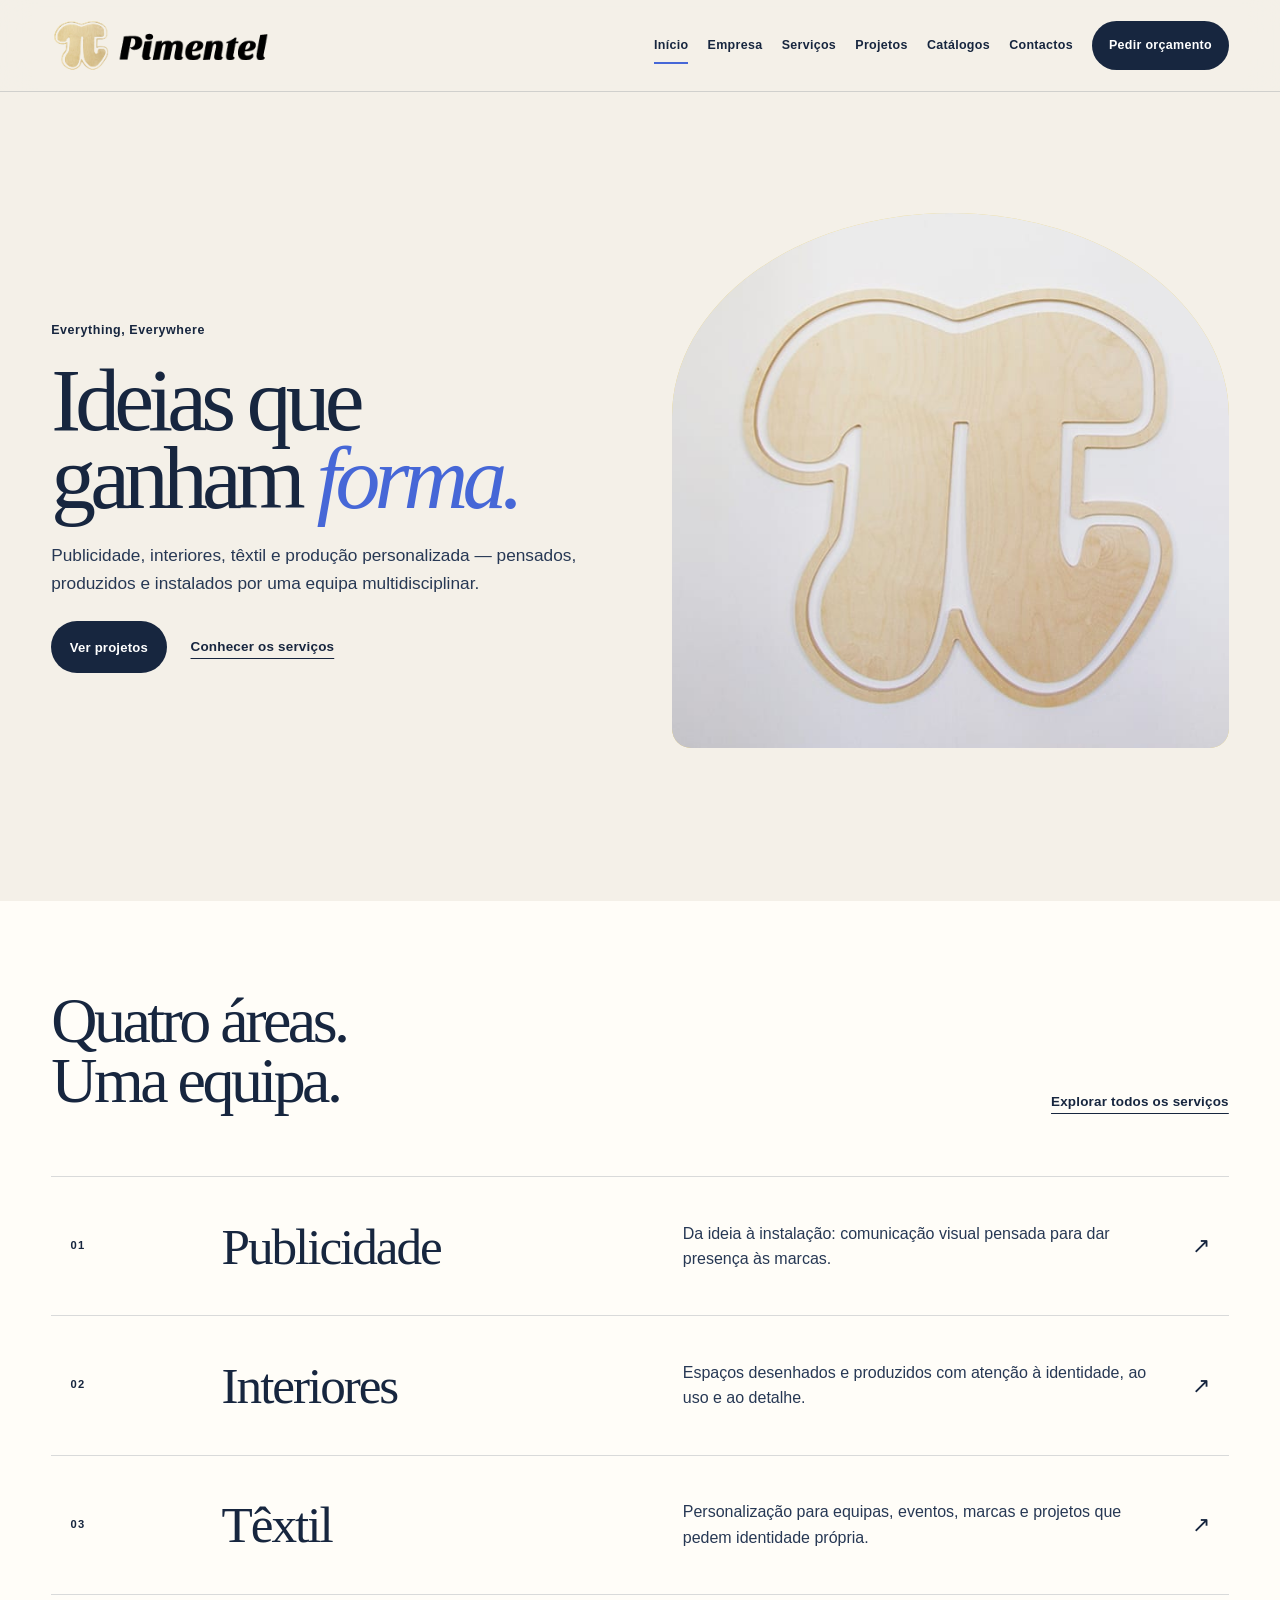
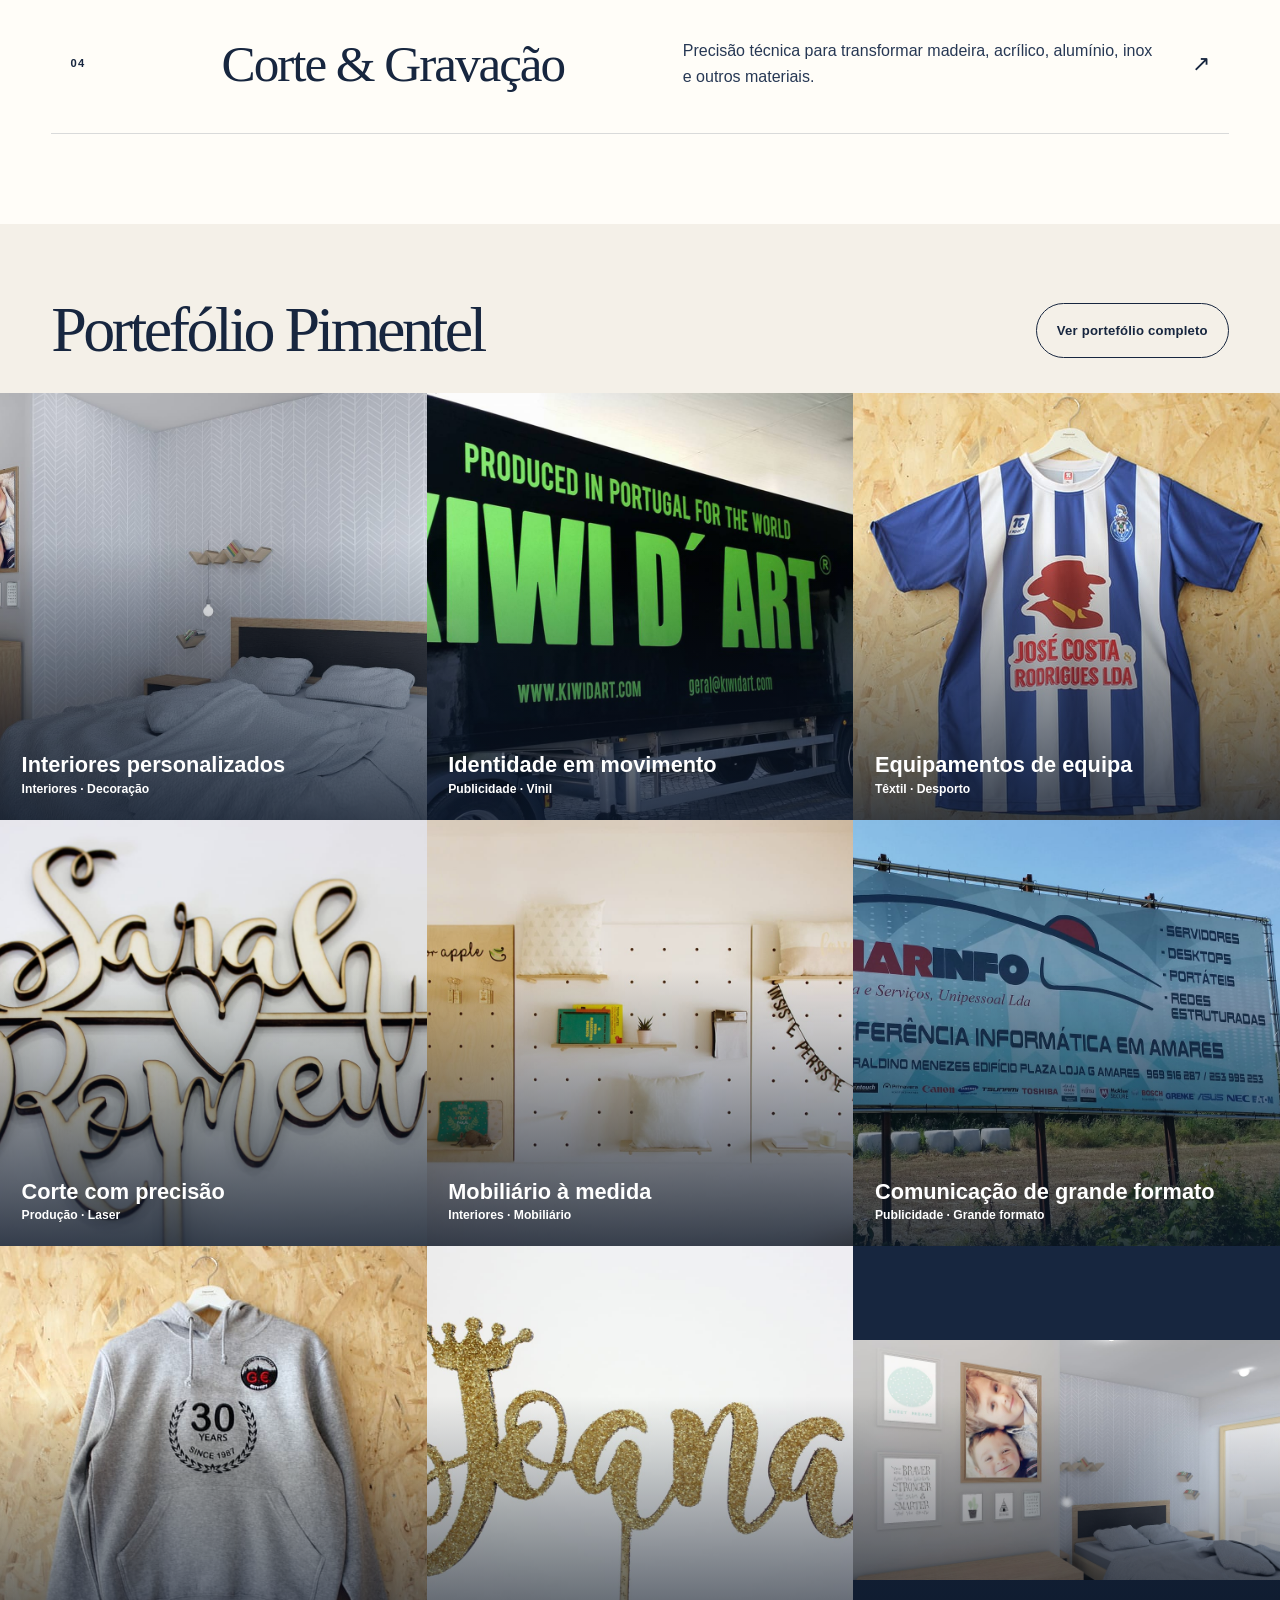
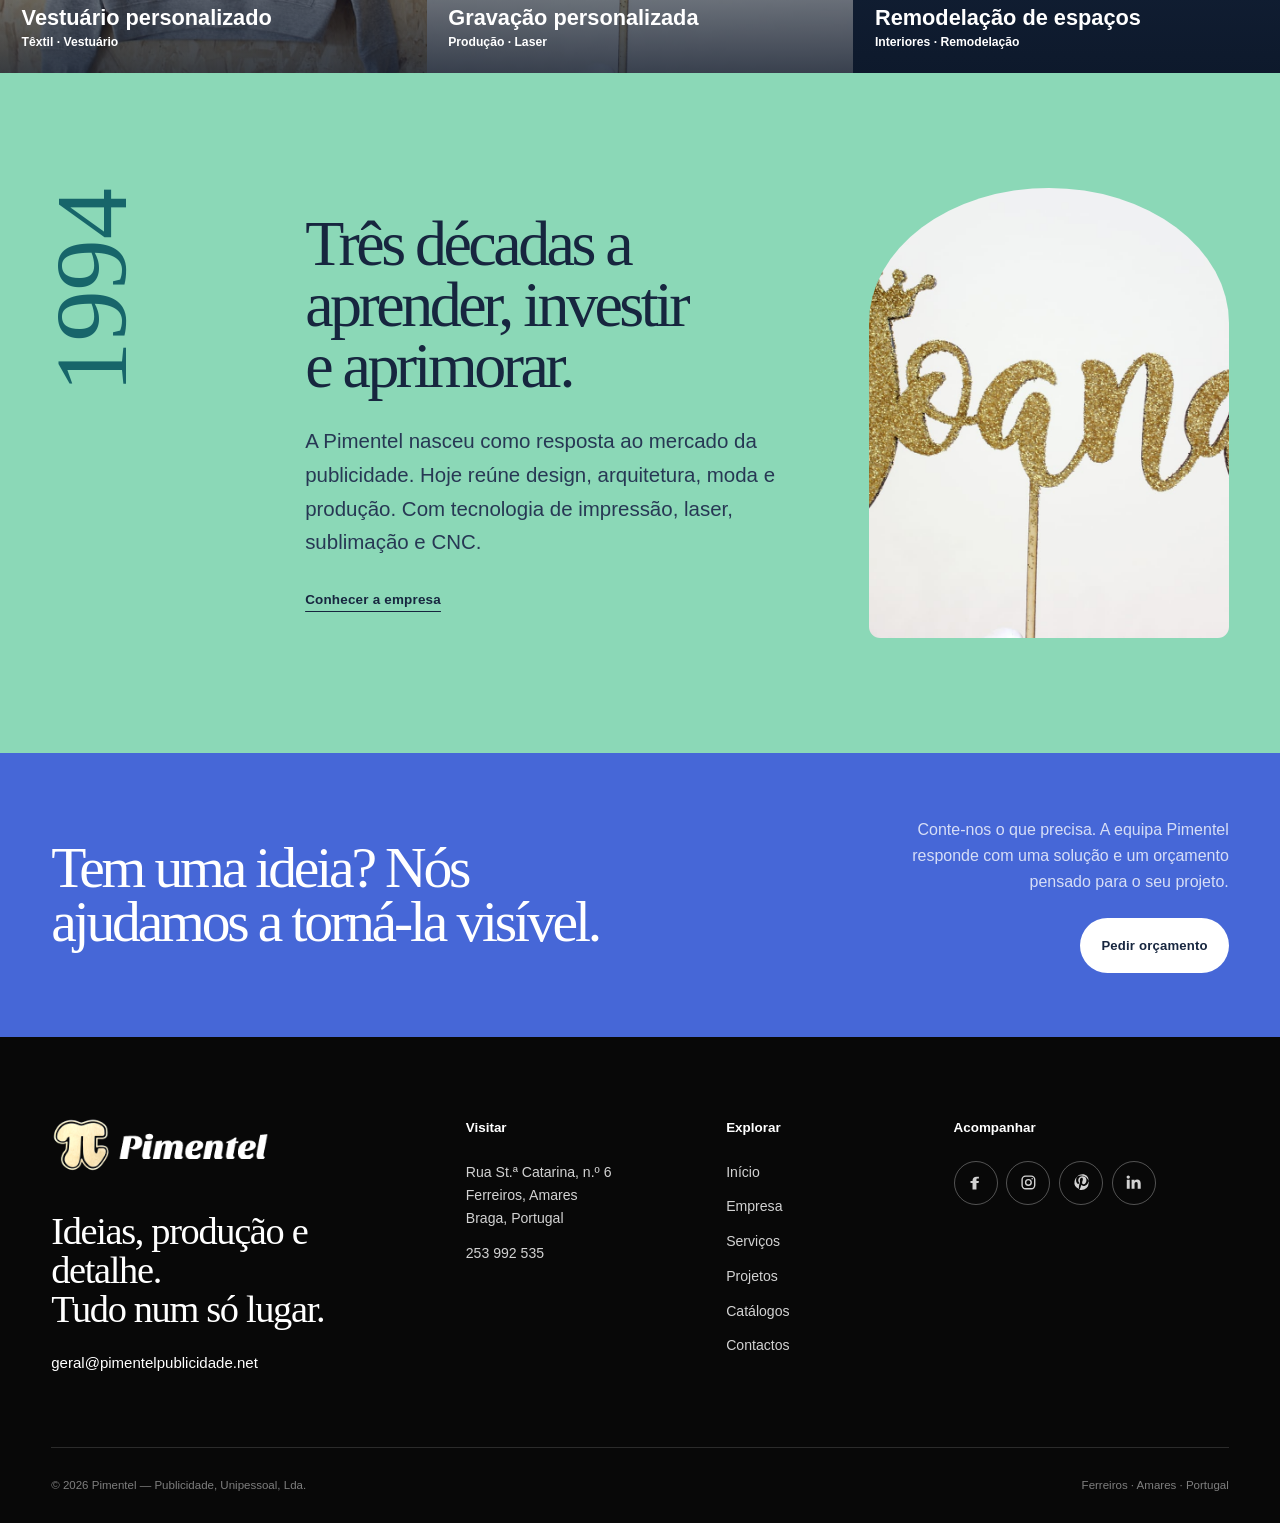
<file: index.html>
<!DOCTYPE html><html lang="pt-PT"><head><meta name="robots" content="noindex,nofollow"><meta charset="UTF-8"><meta name="viewport" content="width=device-width"><meta name="description" content="Soluções de publicidade, arquitetura de interiores, produção e têxtil em Amares. Da ideia à execução, desde 1994."><link rel="canonical" href="https://noxwebsitedev.github.io/"><link rel="icon" type="image/png" href="/images/legacy/logoFinal.png"><meta name="theme-color" content="#f4f0e8"><meta property="og:type" content="website"><meta property="og:locale" content="pt_PT"><meta property="og:title" content="Pimentel — Publicidade, Interiores e Têxtil"><meta property="og:description" content="Soluções de publicidade, arquitetura de interiores, produção e têxtil em Amares. Da ideia à execução, desde 1994."><meta property="og:image" content="https://noxwebsitedev.github.io/images/legacy/slide1.jpg"><meta property="og:url" content="https://noxwebsitedev.github.io/"><title>Pimentel — Publicidade, Interiores e Têxtil</title><link rel="stylesheet" href="/_astro/BaseLayout.BBPbG_9t.css"><link rel="stylesheet" href="/_astro/index.44Ei_d7M.css"></head><body><a class="skip-link" href="#conteudo">Saltar para o conteúdo</a><header class="site-header" data-header data-astro-cid-nen7h5rs><div class="header-inner shell" data-astro-cid-nen7h5rs><a class="brand" href="/" aria-label="Pimentel — página inicial" data-astro-cid-f7espo7c><span class="brand__mark" aria-hidden="true" data-astro-cid-f7espo7c><img src="/images/legacy/logoFinal.png" alt="" width="278" height="68" data-astro-cid-f7espo7c></span><span class="brand__word" aria-hidden="true" data-astro-cid-f7espo7c><img src="/images/legacy/logoFinal.png" alt="" width="278" height="68" data-astro-cid-f7espo7c></span><span class="sr-only" data-astro-cid-f7espo7c>Pimentel</span></a><button class="menu-toggle" type="button" aria-expanded="false" aria-controls="primary-navigation" data-menu-toggle data-astro-cid-nen7h5rs><span class="sr-only" data-astro-cid-nen7h5rs>Abrir menu</span><span class="menu-toggle__line" data-astro-cid-nen7h5rs></span><span class="menu-toggle__line" data-astro-cid-nen7h5rs></span></button><nav class="primary-nav" id="primary-navigation" aria-label="Navegação principal" data-menu data-astro-cid-nen7h5rs><a class="active" href="/" data-astro-cid-nen7h5rs>Início</a><a href="/empresa/" data-astro-cid-nen7h5rs>Empresa</a><a href="/servicos/" data-astro-cid-nen7h5rs>Serviços</a><a href="/projetos/" data-astro-cid-nen7h5rs>Projetos</a><a href="/catalogos/" data-astro-cid-nen7h5rs>Catálogos</a><a href="/contactos/" data-astro-cid-nen7h5rs>Contactos</a><a class="nav-cta" href="/contactos/#pedido" data-astro-cid-nen7h5rs>Pedir orçamento</a></nav></div></header><script type="module">var e=document.querySelector(`[data-menu-toggle]`),t=document.querySelector(`[data-menu]`);e?.addEventListener(`click`,()=>{let n=e.getAttribute(`aria-expanded`)===`true`;e.setAttribute(`aria-expanded`,String(!n));let r=e.querySelector(`.sr-only`);r&&(r.textContent=n?`Abrir menu`:`Fechar menu`),t?.classList.toggle(`is-open`,!n),document.body.classList.toggle(`menu-open`,!n)});</script><main id="conteudo"><section class="hero-home" data-astro-cid-lcdefpme><div class="shell hero-home__grid" data-astro-cid-lcdefpme><div class="hero-home__copy" data-astro-cid-lcdefpme><p class="eyebrow hero-home__eyebrow" data-astro-cid-lcdefpme>Everything, Everywhere</p><h1 class="display" data-astro-cid-lcdefpme>Ideias que ganham <em data-astro-cid-lcdefpme>forma.</em></h1><p class="hero-home__lead" data-astro-cid-lcdefpme>Publicidade, interiores, têxtil e produção personalizada — pensados, produzidos e instalados por uma equipa multidisciplinar.</p><div class="hero-home__actions" data-astro-cid-lcdefpme><a class="button" href="/projetos/" data-astro-cid-lcdefpme>Ver projetos</a><a class="text-link" href="/servicos/" data-astro-cid-lcdefpme>Conhecer os serviços</a></div></div><div class="hero-home__visual" data-astro-cid-lcdefpme><div class="hero-home__frame" data-astro-cid-lcdefpme><img src="/images/legacy/slide1.jpg" alt="Interior das instalações da Pimentel, com símbolo da marca produzido em madeira" width="2242" height="1261" fetchpriority="high" data-astro-cid-lcdefpme></div></div></div></section><section class="services-home section-sm" data-astro-cid-lcdefpme><div class="shell" data-astro-cid-lcdefpme><div class="section-heading" data-reveal data-astro-cid-lcdefpme><div data-astro-cid-lcdefpme><h2 class="display-md" data-astro-cid-lcdefpme>Quatro áreas.<br data-astro-cid-lcdefpme>Uma equipa.</h2></div><a class="text-link" href="/servicos/" data-astro-cid-lcdefpme>Explorar todos os serviços</a></div><div class="service-stack" data-astro-cid-lcdefpme><a class="service-row service-row--cobalt" href="/servicos/#publicidade" data-reveal data-astro-cid-lcdefpme><span class="service-row__number" data-astro-cid-lcdefpme>01</span><span class="service-row__title" data-astro-cid-lcdefpme>Publicidade</span><span class="service-row__summary" data-astro-cid-lcdefpme>Da ideia à instalação: comunicação visual pensada para dar presença às marcas.</span><span class="service-row__arrow" aria-hidden="true" data-astro-cid-lcdefpme>↗</span></a><a class="service-row service-row--coral" href="/servicos/#interiores" data-reveal data-astro-cid-lcdefpme><span class="service-row__number" data-astro-cid-lcdefpme>02</span><span class="service-row__title" data-astro-cid-lcdefpme>Interiores</span><span class="service-row__summary" data-astro-cid-lcdefpme>Espaços desenhados e produzidos com atenção à identidade, ao uso e ao detalhe.</span><span class="service-row__arrow" aria-hidden="true" data-astro-cid-lcdefpme>↗</span></a><a class="service-row service-row--mint" href="/servicos/#textil" data-reveal data-astro-cid-lcdefpme><span class="service-row__number" data-astro-cid-lcdefpme>03</span><span class="service-row__title" data-astro-cid-lcdefpme>Têxtil</span><span class="service-row__summary" data-astro-cid-lcdefpme>Personalização para equipas, eventos, marcas e projetos que pedem identidade própria.</span><span class="service-row__arrow" aria-hidden="true" data-astro-cid-lcdefpme>↗</span></a><a class="service-row service-row--violet" href="/servicos/#corte-gravacao" data-reveal data-astro-cid-lcdefpme><span class="service-row__number" data-astro-cid-lcdefpme>04</span><span class="service-row__title" data-astro-cid-lcdefpme>Corte &amp; Gravação</span><span class="service-row__summary" data-astro-cid-lcdefpme>Precisão técnica para transformar madeira, acrílico, alumínio, inox e outros materiais.</span><span class="service-row__arrow" aria-hidden="true" data-astro-cid-lcdefpme>↗</span></a></div></div></section><section class="selected section" data-astro-cid-lcdefpme><div class="shell" data-astro-cid-lcdefpme><div class="section-heading section-heading--projects" data-reveal data-astro-cid-lcdefpme><div data-astro-cid-lcdefpme><h2 class="display-md" data-astro-cid-lcdefpme>Portefólio Pimentel</h2></div><a class="button button--outline projects-button" href="/projetos/" data-astro-cid-lcdefpme>Ver portefólio completo</a></div><div class="project-collage" data-astro-cid-lcdefpme><a class="project-tile" href="/projetos/?categoria=Interiores#projetos" data-astro-cid-lcdefpme><img src="/images/portfolio/decoracao1.jpg" alt="Interiores personalizados" loading="lazy" data-astro-cid-lcdefpme><span class="project-tile__meta" data-astro-cid-lcdefpme><strong data-astro-cid-lcdefpme>Interiores personalizados</strong><span data-astro-cid-lcdefpme>Interiores · Decoração</span></span></a><a class="project-tile" href="/projetos/?categoria=Publicidade#projetos" data-astro-cid-lcdefpme><img src="/images/portfolio/vinil1.jpg" alt="Identidade em movimento" loading="lazy" data-astro-cid-lcdefpme><span class="project-tile__meta" data-astro-cid-lcdefpme><strong data-astro-cid-lcdefpme>Identidade em movimento</strong><span data-astro-cid-lcdefpme>Publicidade · Vinil</span></span></a><a class="project-tile" href="/projetos/?categoria=T%C3%AAxtil#projetos" data-astro-cid-lcdefpme><img src="/images/portfolio/desporto1.jpg" alt="Equipamentos de equipa" loading="lazy" data-astro-cid-lcdefpme><span class="project-tile__meta" data-astro-cid-lcdefpme><strong data-astro-cid-lcdefpme>Equipamentos de equipa</strong><span data-astro-cid-lcdefpme>Têxtil · Desporto</span></span></a><a class="project-tile" href="/projetos/?categoria=Produ%C3%A7%C3%A3o#projetos" data-astro-cid-lcdefpme><img src="/images/portfolio/laser1.jpg" alt="Corte com precisão" loading="lazy" data-astro-cid-lcdefpme><span class="project-tile__meta" data-astro-cid-lcdefpme><strong data-astro-cid-lcdefpme>Corte com precisão</strong><span data-astro-cid-lcdefpme>Produção · Laser</span></span></a><a class="project-tile" href="/projetos/?categoria=Interiores#projetos" data-astro-cid-lcdefpme><img src="/images/portfolio/mobiliario1.jpg" alt="Mobiliário à medida" loading="lazy" data-astro-cid-lcdefpme><span class="project-tile__meta" data-astro-cid-lcdefpme><strong data-astro-cid-lcdefpme>Mobiliário à medida</strong><span data-astro-cid-lcdefpme>Interiores · Mobiliário</span></span></a><a class="project-tile" href="/projetos/?categoria=Publicidade#projetos" data-astro-cid-lcdefpme><img src="/images/portfolio/grandesForm1.jpg" alt="Comunicação de grande formato" loading="lazy" data-astro-cid-lcdefpme><span class="project-tile__meta" data-astro-cid-lcdefpme><strong data-astro-cid-lcdefpme>Comunicação de grande formato</strong><span data-astro-cid-lcdefpme>Publicidade · Grande formato</span></span></a><a class="project-tile" href="/projetos/?categoria=T%C3%AAxtil#projetos" data-astro-cid-lcdefpme><img src="/images/portfolio/vestuario1.jpg" alt="Vestuário personalizado" loading="lazy" data-astro-cid-lcdefpme><span class="project-tile__meta" data-astro-cid-lcdefpme><strong data-astro-cid-lcdefpme>Vestuário personalizado</strong><span data-astro-cid-lcdefpme>Têxtil · Vestuário</span></span></a><a class="project-tile" href="/projetos/?categoria=Produ%C3%A7%C3%A3o#projetos" data-astro-cid-lcdefpme><img src="/images/portfolio/laser2.jpg" alt="Gravação personalizada" loading="lazy" data-astro-cid-lcdefpme><span class="project-tile__meta" data-astro-cid-lcdefpme><strong data-astro-cid-lcdefpme>Gravação personalizada</strong><span data-astro-cid-lcdefpme>Produção · Laser</span></span></a><a class="project-tile project-tile--last" href="/projetos/?categoria=Interiores#projetos" data-astro-cid-lcdefpme><img src="/images/portfolio/decoracao3.jpg" alt="Remodelação de espaços" loading="lazy" data-astro-cid-lcdefpme><span class="project-tile__meta" data-astro-cid-lcdefpme><strong data-astro-cid-lcdefpme>Remodelação de espaços</strong><span data-astro-cid-lcdefpme>Interiores · Remodelação</span></span></a></div><a class="button button--outline projects-button projects-button--mobile" href="/projetos/" data-astro-cid-lcdefpme>Ver portefólio completo</a></div></section><section class="story-strip" data-astro-cid-lcdefpme><div class="shell story-strip__inner" data-reveal data-astro-cid-lcdefpme><p class="story-strip__year" data-astro-cid-lcdefpme>1994</p><div data-astro-cid-lcdefpme><h2 class="display-md" data-astro-cid-lcdefpme>Três décadas a aprender, investir e aprimorar.</h2><p class="lead" data-astro-cid-lcdefpme>A Pimentel nasceu como resposta ao mercado da publicidade. Hoje reúne design, arquitetura, moda e produção. Com tecnologia de impressão, laser, sublimação e CNC.</p><a class="text-link" href="/empresa/" data-astro-cid-lcdefpme>Conhecer a empresa</a></div><figure data-astro-cid-lcdefpme><img src="/images/portfolio/laser2.jpg" alt="Pormenor de produção e gravação laser" loading="lazy" data-astro-cid-lcdefpme></figure></div></section><section class="cta-band"><div class="shell cta-band__inner"><h2 class="display-md">Tem uma ideia? Nós ajudamos a torná-la visível.</h2><div class="cta-band__action"><p>Conte-nos o que precisa. A equipa Pimentel responde com uma solução e um orçamento pensado para o seu projeto.</p><a class="button button--light" href="/contactos/#pedido">Pedir orçamento</a></div></div></section></main><footer class="site-footer" data-astro-cid-jo6i4kqk><div class="shell footer-main" data-astro-cid-jo6i4kqk><div class="footer-intro" data-astro-cid-jo6i4kqk><a class="brand brand--light" href="/" aria-label="Pimentel — página inicial" data-astro-cid-f7espo7c><span class="brand__mark" aria-hidden="true" data-astro-cid-f7espo7c><img src="/images/legacy/logoFinal.png" alt="" width="278" height="68" data-astro-cid-f7espo7c></span><span class="brand__word" aria-hidden="true" data-astro-cid-f7espo7c><img src="/images/legacy/logoFinal.png" alt="" width="278" height="68" data-astro-cid-f7espo7c></span><span class="sr-only" data-astro-cid-f7espo7c>Pimentel</span></a><p data-astro-cid-jo6i4kqk>Ideias, produção e detalhe.<br data-astro-cid-jo6i4kqk>Tudo num só lugar.</p><a class="footer-email" href="mailto:geral@pimentelpublicidade.net" data-astro-cid-jo6i4kqk>geral@pimentelpublicidade.net</a></div><div class="footer-column" data-astro-cid-jo6i4kqk><p class="footer-label" data-astro-cid-jo6i4kqk>Visitar</p><p data-astro-cid-jo6i4kqk>Rua St.ª Catarina, n.º 6<br data-astro-cid-jo6i4kqk>Ferreiros, Amares<br data-astro-cid-jo6i4kqk>Braga, Portugal</p><a href="tel:+351253992535" data-astro-cid-jo6i4kqk>253 992 535</a></div><div class="footer-column" data-astro-cid-jo6i4kqk><p class="footer-label" data-astro-cid-jo6i4kqk>Explorar</p><a href="/" data-astro-cid-jo6i4kqk>Início</a><a href="/empresa/" data-astro-cid-jo6i4kqk>Empresa</a><a href="/servicos/" data-astro-cid-jo6i4kqk>Serviços</a><a href="/projetos/" data-astro-cid-jo6i4kqk>Projetos</a><a href="/catalogos/" data-astro-cid-jo6i4kqk>Catálogos</a><a href="/contactos/" data-astro-cid-jo6i4kqk>Contactos</a></div><div class="footer-column footer-socials" data-astro-cid-jo6i4kqk><p class="footer-label" data-astro-cid-jo6i4kqk>Acompanhar</p><div class="footer-social-list" data-astro-cid-jo6i4kqk><a href="https://www.facebook.com/pimentel.everything.everywhere/" target="_blank" rel="noreferrer" aria-label="Facebook" title="Facebook" data-network="facebook" data-astro-cid-jo6i4kqk><svg viewBox="0 0 24 24" aria-hidden="true" data-astro-cid-g5kwm3ld><path d="M13.5 22v-9h3l.5-3h-3.5V8.1c0-.9.3-1.6 1.5-1.6H17V4c-.4-.1-1.8-.2-3.4-.2-3.4 0-5.7 2-5.7 5.8V10H5v3h2.9v9h5.6Z" data-astro-cid-g5kwm3ld></path></svg></a><a href="https://www.instagram.com/pimentel_everything.everywhere/" target="_blank" rel="noreferrer" aria-label="Instagram" title="Instagram" data-network="instagram" data-astro-cid-jo6i4kqk><svg viewBox="0 0 24 24" aria-hidden="true" data-astro-cid-g5kwm3ld><rect x="3" y="3" width="18" height="18" rx="5" fill="none" stroke="currentColor" stroke-width="2" data-astro-cid-g5kwm3ld></rect><circle cx="12" cy="12" r="4" fill="none" stroke="currentColor" stroke-width="2" data-astro-cid-g5kwm3ld></circle><circle cx="17.4" cy="6.7" r="1.15" data-astro-cid-g5kwm3ld></circle></svg></a><a href="https://www.pinterest.com/pimentel_" target="_blank" rel="noreferrer" aria-label="Pinterest" title="Pinterest" data-network="pinterest" data-astro-cid-jo6i4kqk><svg viewBox="0 0 24 24" aria-hidden="true" data-astro-cid-g5kwm3ld><path d="M12 2a10 10 0 0 0-3.6 19.3c-.1-1.6 0-3.4.4-5.1l1.3-5.4s-.3-.8-.3-2c0-1.9 1.1-3.3 2.5-3.3 1.2 0 1.8.9 1.8 2 0 1.2-.8 3-1.1 4.6-.3 1.4.7 2.5 2 2.5 2.4 0 4.2-2.5 4.2-6.1 0-3.2-2.3-5.4-5.6-5.4-3.8 0-6.1 2.9-6.1 5.8 0 1.2.4 2.4 1 3 .1.1.1.3.1.5l-.4 1.5c-.1.5-.5.6-.9.4-1.8-.8-2.9-3.3-2.9-5.4 0-4.4 3.2-8.4 9.2-8.4 4.8 0 8.6 3.4 8.6 8 0 4.8-3 8.6-7.2 8.6-1.4 0-2.7-.7-3.2-1.6l-.9 3.3c-.3 1.2-1.2 2.7-1.8 3.6.9.3 1.9.5 2.9.5A10 10 0 0 0 12 2Z" data-astro-cid-g5kwm3ld></path></svg></a><a href="https://www.linkedin.com/company/pimentel" target="_blank" rel="noreferrer" aria-label="LinkedIn" title="LinkedIn" data-network="linkedin" data-astro-cid-jo6i4kqk><svg viewBox="0 0 24 24" aria-hidden="true" data-astro-cid-g5kwm3ld><path d="M5.3 8.2H1.1V21h4.2V8.2ZM3.2 2A2.4 2.4 0 1 0 3.2 6.8 2.4 2.4 0 0 0 3.2 2ZM21 13.7c0-3.9-2.1-5.8-4.9-5.8a4.3 4.3 0 0 0-3.9 2.1V8.2H8V21h4.2v-6.3c0-1.7.3-3.3 2.4-3.3 2 0 2.1 1.9 2.1 3.4V21H21v-7.3Z" data-astro-cid-g5kwm3ld></path></svg></a></div></div></div><div class="shell footer-bottom" data-astro-cid-jo6i4kqk><span data-astro-cid-jo6i4kqk>© 2026 Pimentel — Publicidade, Unipessoal, Lda.</span><span data-astro-cid-jo6i4kqk>Ferreiros · Amares · Portugal</span></div></footer><script type="module">var e=window.matchMedia(`(max-width: 1080px)`);document.addEventListener(`click`,t=>{if(!e.matches||t.defaultPrevented||t.detail===0||t.button!==0||t.metaKey||t.ctrlKey||t.shiftKey||t.altKey)return;let n=t.target instanceof Element?t.target.closest(`a.service-row, a.button, a.nav-cta, a.project-tile, a.text-link, .primary-nav a, .footer-column a, .social-list a, .footer-social-list a, button.button`):null;if(!(n instanceof HTMLElement)||(n.classList.add(`is-pressed`),window.setTimeout(()=>n.classList.remove(`is-pressed`),1200),!(n instanceof HTMLAnchorElement)||n.hasAttribute(`download`)))return;let r=new URL(n.href).origin===window.location.origin,i=n.matches(`.social-list a, .footer-social-list a`);(r||i)&&(t.preventDefault(),n.dataset.tapPending!==`true`&&(n.dataset.tapPending=`true`,window.setTimeout(()=>window.location.assign(n.href),1200)))});</script></body></html>
</file>
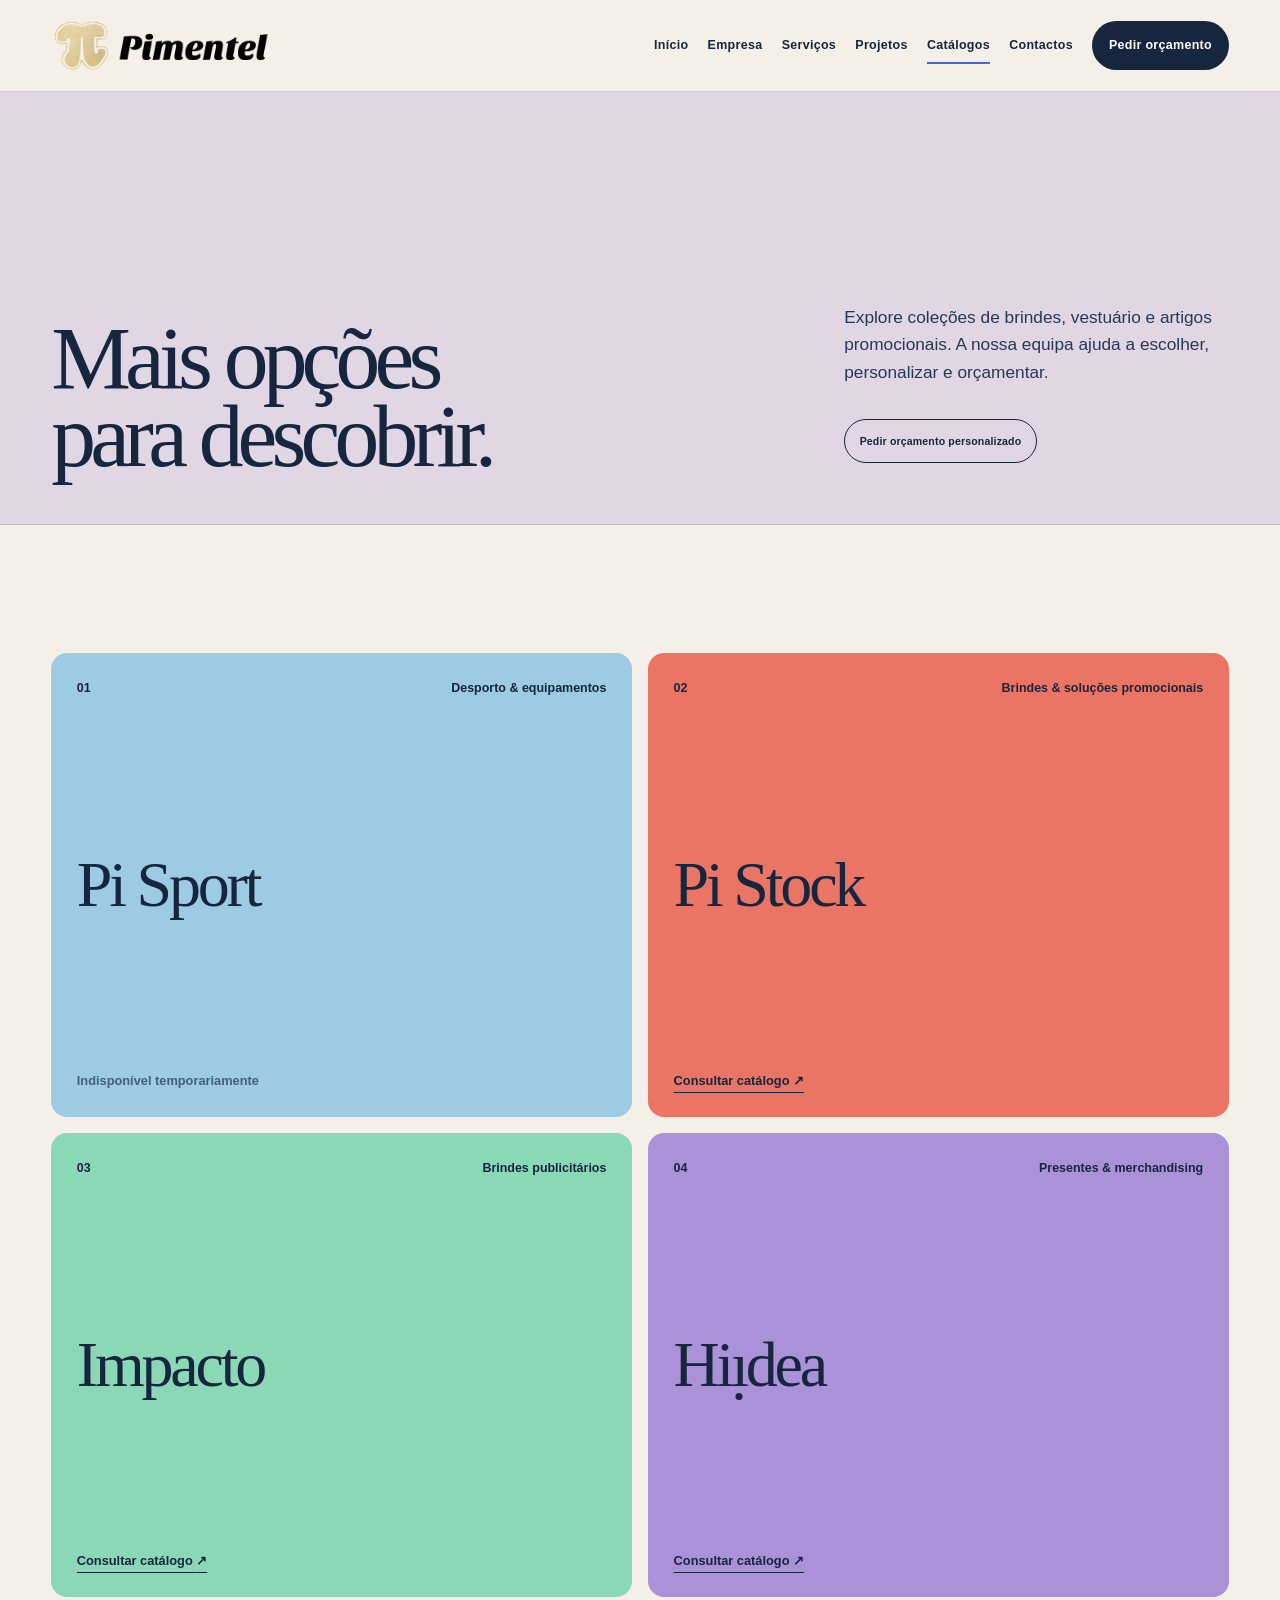
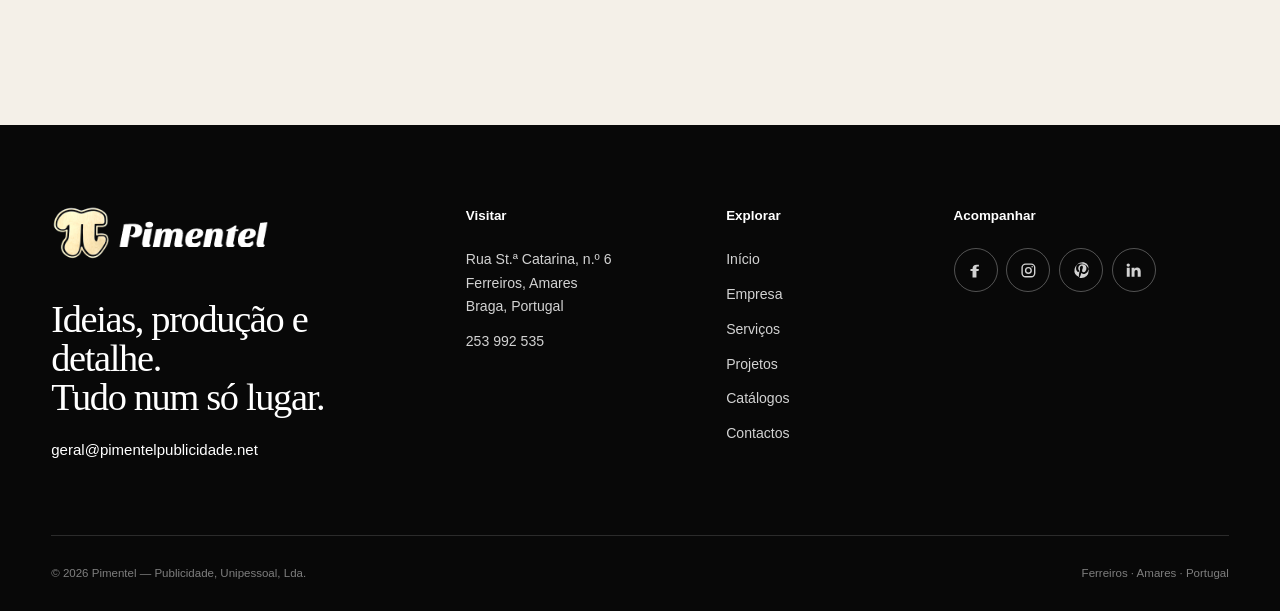
<file: catalogos/index.html>
<!DOCTYPE html><html lang="pt-PT"><head><meta name="robots" content="noindex,nofollow"><meta charset="UTF-8"><meta name="viewport" content="width=device-width"><meta name="description" content="Consulte os catálogos de brindes, equipamentos, presentes e soluções promocionais da Pimentel."><link rel="canonical" href="https://noxwebsitedev.github.io/catalogos/"><link rel="icon" type="image/png" href="/images/legacy/logoFinal.png"><meta name="theme-color" content="#f4f0e8"><meta property="og:type" content="website"><meta property="og:locale" content="pt_PT"><meta property="og:title" content="Catálogos — Pimentel"><meta property="og:description" content="Consulte os catálogos de brindes, equipamentos, presentes e soluções promocionais da Pimentel."><meta property="og:image" content="https://noxwebsitedev.github.io/images/legacy/slide1.jpg"><meta property="og:url" content="https://noxwebsitedev.github.io/catalogos/"><title>Catálogos — Pimentel</title><style>.catalog-hero-button[data-astro-cid-sshcmurw]{min-height:2.8rem;padding:.55rem .9rem;font-size:.66rem}.catalogs__grid[data-astro-cid-sshcmurw]{grid-template-columns:repeat(2,1fr);gap:1rem;display:grid}.catalog-card[data-astro-cid-sshcmurw]{border-radius:1rem;flex-direction:column;min-height:29rem;padding:1.6rem;display:flex}.catalog-card__top[data-astro-cid-sshcmurw]{letter-spacing:0;justify-content:space-between;gap:1rem;font-size:.78rem;font-weight:700;display:flex}.catalog-card__mark[data-astro-cid-sshcmurw]{align-items:center;gap:1.3rem;margin:auto 0;display:flex}.catalog-card__mark[data-astro-cid-sshcmurw] strong[data-astro-cid-sshcmurw]{font-family:var(--serif);letter-spacing:-.05em;font-size:clamp(2.5rem,5vw,5rem);font-weight:400;line-height:.85}.catalog-card__inverted-i[data-astro-cid-sshcmurw]{display:inline-block;position:relative}.catalog-card__inverted-i[data-astro-cid-sshcmurw]:after{content:"";background:currentColor;border-radius:50%;width:.11em;height:.11em;position:absolute;bottom:-.12em;left:50%;transform:translate(-50%)}.catalog-card[data-astro-cid-sshcmurw] a[data-astro-cid-sshcmurw]{letter-spacing:0;text-underline-offset:.45rem;align-self:flex-start;font-size:.8rem;font-weight:700}.catalog-card[data-astro-cid-sshcmurw]>p[data-astro-cid-sshcmurw]{letter-spacing:0;opacity:.65;margin:0;font-size:.8rem;font-weight:700}.catalog-card--blue[data-astro-cid-sshcmurw]{background:var(--sky)}.catalog-card--coral[data-astro-cid-sshcmurw]{background:var(--coral)}.catalog-card--mint[data-astro-cid-sshcmurw]{background:var(--mint)}.catalog-card--violet[data-astro-cid-sshcmurw]{background:var(--violet)}@media (width<=700px){.catalogs__grid[data-astro-cid-sshcmurw]{grid-template-columns:1fr}.catalog-card[data-astro-cid-sshcmurw]{min-height:23rem}}
</style><link rel="stylesheet" href="/_astro/BaseLayout.BBPbG_9t.css"></head><body><a class="skip-link" href="#conteudo">Saltar para o conteúdo</a><header class="site-header" data-header data-astro-cid-nen7h5rs><div class="header-inner shell" data-astro-cid-nen7h5rs><a class="brand" href="/" aria-label="Pimentel — página inicial" data-astro-cid-f7espo7c><span class="brand__mark" aria-hidden="true" data-astro-cid-f7espo7c><img src="/images/legacy/logoFinal.png" alt="" width="278" height="68" data-astro-cid-f7espo7c></span><span class="brand__word" aria-hidden="true" data-astro-cid-f7espo7c><img src="/images/legacy/logoFinal.png" alt="" width="278" height="68" data-astro-cid-f7espo7c></span><span class="sr-only" data-astro-cid-f7espo7c>Pimentel</span></a><button class="menu-toggle" type="button" aria-expanded="false" aria-controls="primary-navigation" data-menu-toggle data-astro-cid-nen7h5rs><span class="sr-only" data-astro-cid-nen7h5rs>Abrir menu</span><span class="menu-toggle__line" data-astro-cid-nen7h5rs></span><span class="menu-toggle__line" data-astro-cid-nen7h5rs></span></button><nav class="primary-nav" id="primary-navigation" aria-label="Navegação principal" data-menu data-astro-cid-nen7h5rs><a href="/" data-astro-cid-nen7h5rs>Início</a><a href="/empresa/" data-astro-cid-nen7h5rs>Empresa</a><a href="/servicos/" data-astro-cid-nen7h5rs>Serviços</a><a href="/projetos/" data-astro-cid-nen7h5rs>Projetos</a><a class="active" href="/catalogos/" data-astro-cid-nen7h5rs>Catálogos</a><a href="/contactos/" data-astro-cid-nen7h5rs>Contactos</a><a class="nav-cta" href="/contactos/#pedido" data-astro-cid-nen7h5rs>Pedir orçamento</a></nav></div></header><script type="module">var e=document.querySelector(`[data-menu-toggle]`),t=document.querySelector(`[data-menu]`);e?.addEventListener(`click`,()=>{let n=e.getAttribute(`aria-expanded`)===`true`;e.setAttribute(`aria-expanded`,String(!n));let r=e.querySelector(`.sr-only`);r&&(r.textContent=n?`Abrir menu`:`Fechar menu`),t?.classList.toggle(`is-open`,!n),document.body.classList.toggle(`menu-open`,!n)});</script><main id="conteudo"><header class="page-hero page-hero--catalogs" data-astro-cid-sshcmurw><div class="shell page-hero__inner" data-astro-cid-sshcmurw><div data-astro-cid-sshcmurw><h1 class="display" data-astro-cid-sshcmurw>Mais opções para descobrir.</h1></div><div class="page-hero__side" data-astro-cid-sshcmurw><p data-astro-cid-sshcmurw>Explore coleções de brindes, vestuário e artigos promocionais. A nossa equipa ajuda a escolher, personalizar e orçamentar.</p><a class="button button--outline catalog-hero-button" href="/contactos/?area=Brindes%20e%20catálogos#pedido" data-astro-cid-sshcmurw>Pedir orçamento personalizado</a></div></div></header><section class="section catalogs" data-astro-cid-sshcmurw><div class="shell catalogs__grid" data-astro-cid-sshcmurw><article class="catalog-card catalog-card--blue" data-astro-cid-sshcmurw><div class="catalog-card__top" data-astro-cid-sshcmurw><span data-astro-cid-sshcmurw>01</span><span data-astro-cid-sshcmurw>Desporto &amp; equipamentos</span></div><div class="catalog-card__mark" data-astro-cid-sshcmurw><strong data-astro-cid-sshcmurw>Pi Sport</strong></div><p data-astro-cid-sshcmurw>Indisponível temporariamente</p></article><article class="catalog-card catalog-card--coral" data-astro-cid-sshcmurw><div class="catalog-card__top" data-astro-cid-sshcmurw><span data-astro-cid-sshcmurw>02</span><span data-astro-cid-sshcmurw>Brindes &amp; soluções promocionais</span></div><div class="catalog-card__mark" data-astro-cid-sshcmurw><strong data-astro-cid-sshcmurw>Pi Stock</strong></div><a href="https://online.fliphtml5.com/hgeid/cat_impacto_2026_2_PTES/#p=1" target="_blank" rel="noreferrer" data-astro-cid-sshcmurw>Consultar catálogo <span aria-hidden="true" data-astro-cid-sshcmurw>↗</span></a></article><article class="catalog-card catalog-card--mint" data-astro-cid-sshcmurw><div class="catalog-card__top" data-astro-cid-sshcmurw><span data-astro-cid-sshcmurw>03</span><span data-astro-cid-sshcmurw>Brindes publicitários</span></div><div class="catalog-card__mark" data-astro-cid-sshcmurw><strong data-astro-cid-sshcmurw>Impacto</strong></div><a href="https://pimentelpublicidade.impactogift.com/" target="_blank" rel="noreferrer" data-astro-cid-sshcmurw>Consultar catálogo <span aria-hidden="true" data-astro-cid-sshcmurw>↗</span></a></article><article class="catalog-card catalog-card--violet" data-astro-cid-sshcmurw><div class="catalog-card__top" data-astro-cid-sshcmurw><span data-astro-cid-sshcmurw>04</span><span data-astro-cid-sshcmurw>Presentes &amp; merchandising</span></div><div class="catalog-card__mark" data-astro-cid-sshcmurw><strong aria-label="Hiidea" data-astro-cid-sshcmurw>Hi<span class="catalog-card__inverted-i" aria-hidden="true" data-astro-cid-sshcmurw>ı</span>dea</strong></div><a href="https://pimentelpublicidade.hideagifts.com/pt/catalogo/" target="_blank" rel="noreferrer" data-astro-cid-sshcmurw>Consultar catálogo <span aria-hidden="true" data-astro-cid-sshcmurw>↗</span></a></article></div></section></main><footer class="site-footer" data-astro-cid-jo6i4kqk><div class="shell footer-main" data-astro-cid-jo6i4kqk><div class="footer-intro" data-astro-cid-jo6i4kqk><a class="brand brand--light" href="/" aria-label="Pimentel — página inicial" data-astro-cid-f7espo7c><span class="brand__mark" aria-hidden="true" data-astro-cid-f7espo7c><img src="/images/legacy/logoFinal.png" alt="" width="278" height="68" data-astro-cid-f7espo7c></span><span class="brand__word" aria-hidden="true" data-astro-cid-f7espo7c><img src="/images/legacy/logoFinal.png" alt="" width="278" height="68" data-astro-cid-f7espo7c></span><span class="sr-only" data-astro-cid-f7espo7c>Pimentel</span></a><p data-astro-cid-jo6i4kqk>Ideias, produção e detalhe.<br data-astro-cid-jo6i4kqk>Tudo num só lugar.</p><a class="footer-email" href="mailto:geral@pimentelpublicidade.net" data-astro-cid-jo6i4kqk>geral@pimentelpublicidade.net</a></div><div class="footer-column" data-astro-cid-jo6i4kqk><p class="footer-label" data-astro-cid-jo6i4kqk>Visitar</p><p data-astro-cid-jo6i4kqk>Rua St.ª Catarina, n.º 6<br data-astro-cid-jo6i4kqk>Ferreiros, Amares<br data-astro-cid-jo6i4kqk>Braga, Portugal</p><a href="tel:+351253992535" data-astro-cid-jo6i4kqk>253 992 535</a></div><div class="footer-column" data-astro-cid-jo6i4kqk><p class="footer-label" data-astro-cid-jo6i4kqk>Explorar</p><a href="/" data-astro-cid-jo6i4kqk>Início</a><a href="/empresa/" data-astro-cid-jo6i4kqk>Empresa</a><a href="/servicos/" data-astro-cid-jo6i4kqk>Serviços</a><a href="/projetos/" data-astro-cid-jo6i4kqk>Projetos</a><a href="/catalogos/" data-astro-cid-jo6i4kqk>Catálogos</a><a href="/contactos/" data-astro-cid-jo6i4kqk>Contactos</a></div><div class="footer-column footer-socials" data-astro-cid-jo6i4kqk><p class="footer-label" data-astro-cid-jo6i4kqk>Acompanhar</p><div class="footer-social-list" data-astro-cid-jo6i4kqk><a href="https://www.facebook.com/pimentel.everything.everywhere/" target="_blank" rel="noreferrer" aria-label="Facebook" title="Facebook" data-network="facebook" data-astro-cid-jo6i4kqk><svg viewBox="0 0 24 24" aria-hidden="true" data-astro-cid-g5kwm3ld><path d="M13.5 22v-9h3l.5-3h-3.5V8.1c0-.9.3-1.6 1.5-1.6H17V4c-.4-.1-1.8-.2-3.4-.2-3.4 0-5.7 2-5.7 5.8V10H5v3h2.9v9h5.6Z" data-astro-cid-g5kwm3ld></path></svg></a><a href="https://www.instagram.com/pimentel_everything.everywhere/" target="_blank" rel="noreferrer" aria-label="Instagram" title="Instagram" data-network="instagram" data-astro-cid-jo6i4kqk><svg viewBox="0 0 24 24" aria-hidden="true" data-astro-cid-g5kwm3ld><rect x="3" y="3" width="18" height="18" rx="5" fill="none" stroke="currentColor" stroke-width="2" data-astro-cid-g5kwm3ld></rect><circle cx="12" cy="12" r="4" fill="none" stroke="currentColor" stroke-width="2" data-astro-cid-g5kwm3ld></circle><circle cx="17.4" cy="6.7" r="1.15" data-astro-cid-g5kwm3ld></circle></svg></a><a href="https://www.pinterest.com/pimentel_" target="_blank" rel="noreferrer" aria-label="Pinterest" title="Pinterest" data-network="pinterest" data-astro-cid-jo6i4kqk><svg viewBox="0 0 24 24" aria-hidden="true" data-astro-cid-g5kwm3ld><path d="M12 2a10 10 0 0 0-3.6 19.3c-.1-1.6 0-3.4.4-5.1l1.3-5.4s-.3-.8-.3-2c0-1.9 1.1-3.3 2.5-3.3 1.2 0 1.8.9 1.8 2 0 1.2-.8 3-1.1 4.6-.3 1.4.7 2.5 2 2.5 2.4 0 4.2-2.5 4.2-6.1 0-3.2-2.3-5.4-5.6-5.4-3.8 0-6.1 2.9-6.1 5.8 0 1.2.4 2.4 1 3 .1.1.1.3.1.5l-.4 1.5c-.1.5-.5.6-.9.4-1.8-.8-2.9-3.3-2.9-5.4 0-4.4 3.2-8.4 9.2-8.4 4.8 0 8.6 3.4 8.6 8 0 4.8-3 8.6-7.2 8.6-1.4 0-2.7-.7-3.2-1.6l-.9 3.3c-.3 1.2-1.2 2.7-1.8 3.6.9.3 1.9.5 2.9.5A10 10 0 0 0 12 2Z" data-astro-cid-g5kwm3ld></path></svg></a><a href="https://www.linkedin.com/company/pimentel" target="_blank" rel="noreferrer" aria-label="LinkedIn" title="LinkedIn" data-network="linkedin" data-astro-cid-jo6i4kqk><svg viewBox="0 0 24 24" aria-hidden="true" data-astro-cid-g5kwm3ld><path d="M5.3 8.2H1.1V21h4.2V8.2ZM3.2 2A2.4 2.4 0 1 0 3.2 6.8 2.4 2.4 0 0 0 3.2 2ZM21 13.7c0-3.9-2.1-5.8-4.9-5.8a4.3 4.3 0 0 0-3.9 2.1V8.2H8V21h4.2v-6.3c0-1.7.3-3.3 2.4-3.3 2 0 2.1 1.9 2.1 3.4V21H21v-7.3Z" data-astro-cid-g5kwm3ld></path></svg></a></div></div></div><div class="shell footer-bottom" data-astro-cid-jo6i4kqk><span data-astro-cid-jo6i4kqk>© 2026 Pimentel — Publicidade, Unipessoal, Lda.</span><span data-astro-cid-jo6i4kqk>Ferreiros · Amares · Portugal</span></div></footer><script type="module">var e=window.matchMedia(`(max-width: 1080px)`);document.addEventListener(`click`,t=>{if(!e.matches||t.defaultPrevented||t.detail===0||t.button!==0||t.metaKey||t.ctrlKey||t.shiftKey||t.altKey)return;let n=t.target instanceof Element?t.target.closest(`a.service-row, a.button, a.nav-cta, a.project-tile, a.text-link, .primary-nav a, .footer-column a, .social-list a, .footer-social-list a, button.button`):null;if(!(n instanceof HTMLElement)||(n.classList.add(`is-pressed`),window.setTimeout(()=>n.classList.remove(`is-pressed`),1200),!(n instanceof HTMLAnchorElement)||n.hasAttribute(`download`)))return;let r=new URL(n.href).origin===window.location.origin,i=n.matches(`.social-list a, .footer-social-list a`);(r||i)&&(t.preventDefault(),n.dataset.tapPending!==`true`&&(n.dataset.tapPending=`true`,window.setTimeout(()=>window.location.assign(n.href),1200)))});</script></body></html>
</file>
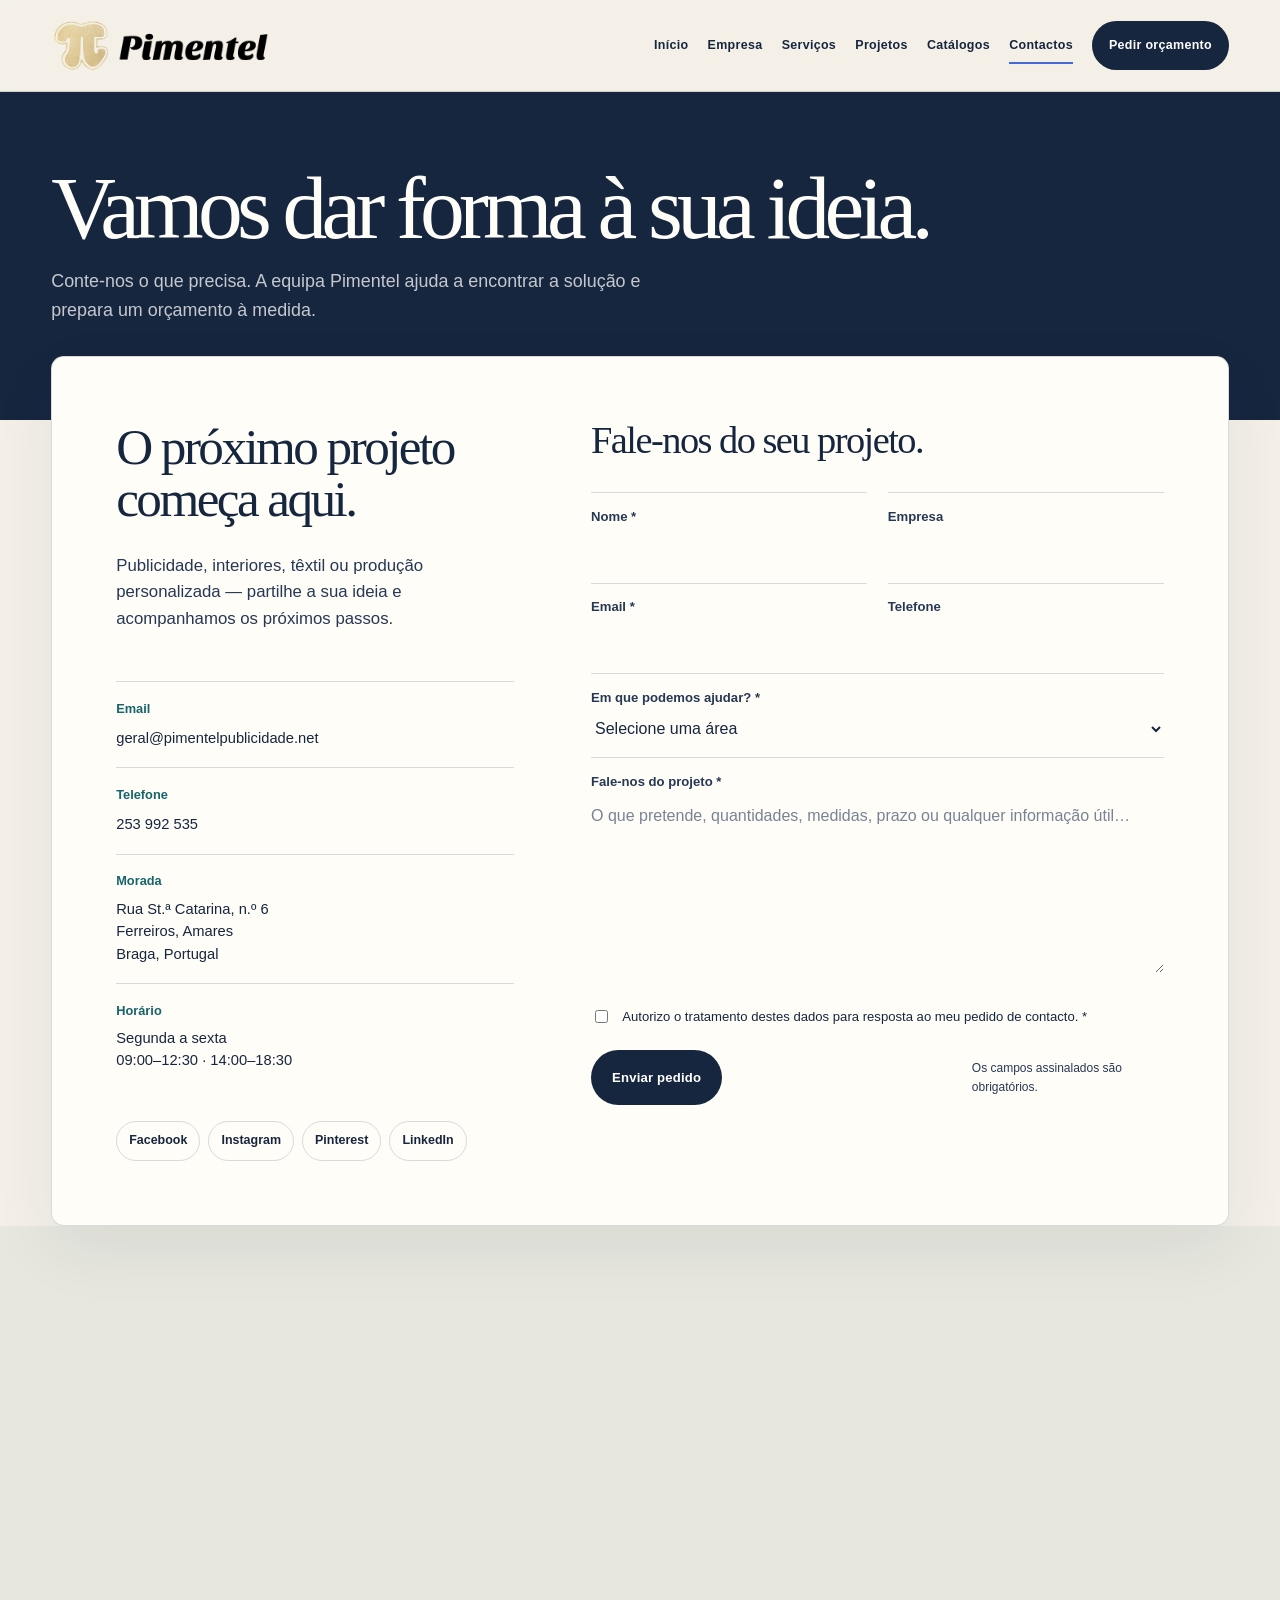
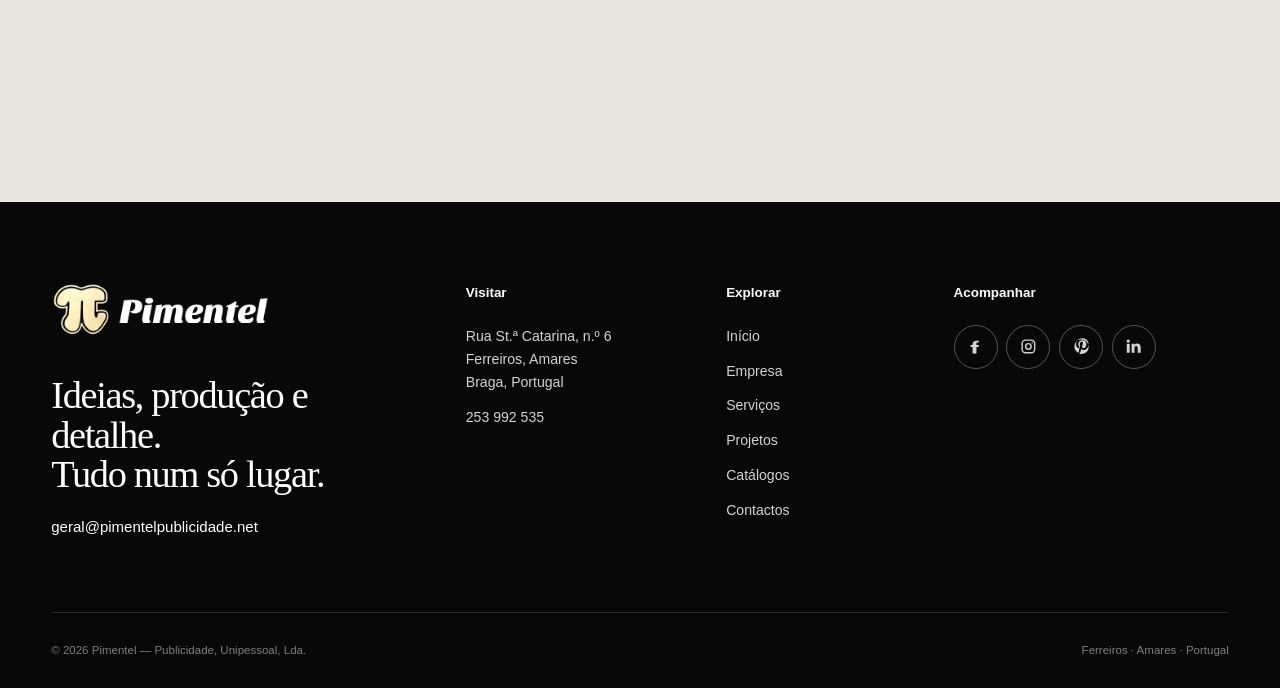
<file: contactos/index.html>
<!DOCTYPE html><html lang="pt-PT"><head><meta name="robots" content="noindex,nofollow"><meta charset="UTF-8"><meta name="viewport" content="width=device-width"><meta name="description" content="Contacte a Pimentel para apresentar o seu projeto e pedir um orçamento personalizado."><link rel="canonical" href="https://noxwebsitedev.github.io/contactos/"><link rel="icon" type="image/png" href="/images/legacy/logoFinal.png"><meta name="theme-color" content="#f4f0e8"><meta property="og:type" content="website"><meta property="og:locale" content="pt_PT"><meta property="og:title" content="Contactos — Pimentel"><meta property="og:description" content="Contacte a Pimentel para apresentar o seu projeto e pedir um orçamento personalizado."><meta property="og:image" content="https://noxwebsitedev.github.io/images/legacy/slide1.jpg"><meta property="og:url" content="https://noxwebsitedev.github.io/contactos/"><title>Contactos — Pimentel</title><link rel="stylesheet" href="/_astro/contactos.DbeSUCLJ.css"><link rel="stylesheet" href="/_astro/BaseLayout.BBPbG_9t.css"></head><body><a class="skip-link" href="#conteudo">Saltar para o conteúdo</a><header class="site-header" data-header data-astro-cid-nen7h5rs><div class="header-inner shell" data-astro-cid-nen7h5rs><a class="brand" href="/" aria-label="Pimentel — página inicial" data-astro-cid-f7espo7c><span class="brand__mark" aria-hidden="true" data-astro-cid-f7espo7c><img src="/images/legacy/logoFinal.png" alt="" width="278" height="68" data-astro-cid-f7espo7c></span><span class="brand__word" aria-hidden="true" data-astro-cid-f7espo7c><img src="/images/legacy/logoFinal.png" alt="" width="278" height="68" data-astro-cid-f7espo7c></span><span class="sr-only" data-astro-cid-f7espo7c>Pimentel</span></a><button class="menu-toggle" type="button" aria-expanded="false" aria-controls="primary-navigation" data-menu-toggle data-astro-cid-nen7h5rs><span class="sr-only" data-astro-cid-nen7h5rs>Abrir menu</span><span class="menu-toggle__line" data-astro-cid-nen7h5rs></span><span class="menu-toggle__line" data-astro-cid-nen7h5rs></span></button><nav class="primary-nav" id="primary-navigation" aria-label="Navegação principal" data-menu data-astro-cid-nen7h5rs><a href="/" data-astro-cid-nen7h5rs>Início</a><a href="/empresa/" data-astro-cid-nen7h5rs>Empresa</a><a href="/servicos/" data-astro-cid-nen7h5rs>Serviços</a><a href="/projetos/" data-astro-cid-nen7h5rs>Projetos</a><a href="/catalogos/" data-astro-cid-nen7h5rs>Catálogos</a><a class="active" href="/contactos/" data-astro-cid-nen7h5rs>Contactos</a><a class="nav-cta" href="/contactos/#pedido" data-astro-cid-nen7h5rs>Pedir orçamento</a></nav></div></header><script type="module">var e=document.querySelector(`[data-menu-toggle]`),t=document.querySelector(`[data-menu]`);e?.addEventListener(`click`,()=>{let n=e.getAttribute(`aria-expanded`)===`true`;e.setAttribute(`aria-expanded`,String(!n));let r=e.querySelector(`.sr-only`);r&&(r.textContent=n?`Abrir menu`:`Fechar menu`),t?.classList.toggle(`is-open`,!n),document.body.classList.toggle(`menu-open`,!n)});</script><main id="conteudo"><header class="contact-hero" data-astro-cid-qpyxn2v7><div class="shell contact-hero__inner" data-astro-cid-qpyxn2v7><h1 class="display" data-astro-cid-qpyxn2v7>Vamos dar forma à sua ideia.</h1><p data-astro-cid-qpyxn2v7>Conte-nos o que precisa. A equipa Pimentel ajuda a encontrar a solução e prepara um orçamento à medida.</p></div></header><section class="contact-section" id="pedido" data-astro-cid-qpyxn2v7><div class="shell contact-panel" data-reveal data-astro-cid-qpyxn2v7><div class="contact-info" data-astro-cid-qpyxn2v7><h2 data-astro-cid-qpyxn2v7>O próximo projeto começa aqui.</h2><p class="contact-intro" data-astro-cid-qpyxn2v7>Publicidade, interiores, têxtil ou produção personalizada — partilhe a sua ideia e acompanhamos os próximos passos.</p><div class="contact-details" data-astro-cid-qpyxn2v7><div class="contact-block" data-astro-cid-qpyxn2v7><span data-astro-cid-qpyxn2v7>Email</span><a href="mailto:geral@pimentelpublicidade.net" data-astro-cid-qpyxn2v7>geral@pimentelpublicidade.net</a></div><div class="contact-block" data-astro-cid-qpyxn2v7><span data-astro-cid-qpyxn2v7>Telefone</span><a class="contact-phone" href="tel:+351253992535" data-astro-cid-qpyxn2v7>253 992 535</a></div><div class="contact-block" data-astro-cid-qpyxn2v7><span data-astro-cid-qpyxn2v7>Morada</span><p data-astro-cid-qpyxn2v7>Rua St.ª Catarina, n.º 6<br data-astro-cid-qpyxn2v7>Ferreiros, Amares<br data-astro-cid-qpyxn2v7>Braga, Portugal</p></div><div class="contact-block" data-astro-cid-qpyxn2v7><span data-astro-cid-qpyxn2v7>Horário</span><p data-astro-cid-qpyxn2v7>Segunda a sexta<br data-astro-cid-qpyxn2v7>09:00–12:30 · 14:00–18:30</p></div></div><div class="social-list" aria-label="Redes sociais" data-astro-cid-qpyxn2v7><a href="https://www.facebook.com/pimentel.everything.everywhere/" target="_blank" rel="noreferrer" data-astro-cid-qpyxn2v7>Facebook</a><a href="https://www.instagram.com/pimentel_everything.everywhere/" target="_blank" rel="noreferrer" data-astro-cid-qpyxn2v7>Instagram</a><a href="https://www.pinterest.com/pimentel_" target="_blank" rel="noreferrer" data-astro-cid-qpyxn2v7>Pinterest</a><a href="https://www.linkedin.com/company/pimentel" target="_blank" rel="noreferrer" data-astro-cid-qpyxn2v7>LinkedIn</a></div></div><div class="form-panel" data-astro-cid-qpyxn2v7><h3 data-astro-cid-qpyxn2v7>Fale-nos do seu projeto.</h3><form class="contact-form" data-contact-form data-astro-cid-qpyxn2v7><div class="field-row" data-astro-cid-qpyxn2v7><label data-astro-cid-qpyxn2v7><span data-astro-cid-qpyxn2v7>Nome <span aria-hidden="true" data-astro-cid-qpyxn2v7>*</span></span><input type="text" name="name" autocomplete="name" required data-astro-cid-qpyxn2v7></label><label data-astro-cid-qpyxn2v7><span data-astro-cid-qpyxn2v7>Empresa</span><input type="text" name="company" autocomplete="organization" data-astro-cid-qpyxn2v7></label></div><div class="field-row" data-astro-cid-qpyxn2v7><label data-astro-cid-qpyxn2v7><span data-astro-cid-qpyxn2v7>Email <span aria-hidden="true" data-astro-cid-qpyxn2v7>*</span></span><input type="email" name="email" autocomplete="email" required data-astro-cid-qpyxn2v7></label><label data-astro-cid-qpyxn2v7><span data-astro-cid-qpyxn2v7>Telefone</span><input type="tel" name="phone" autocomplete="tel" data-astro-cid-qpyxn2v7></label></div><label data-astro-cid-qpyxn2v7><span data-astro-cid-qpyxn2v7>Em que podemos ajudar? <span aria-hidden="true" data-astro-cid-qpyxn2v7>*</span></span><select name="service" required data-service-select data-astro-cid-qpyxn2v7><option value="" data-astro-cid-qpyxn2v7>Selecione uma área</option><option data-astro-cid-qpyxn2v7>Publicidade</option><option data-astro-cid-qpyxn2v7>Arquitetura de interiores</option><option data-astro-cid-qpyxn2v7>Têxtil</option><option data-astro-cid-qpyxn2v7>Corte e gravação</option><option data-astro-cid-qpyxn2v7>Brindes e catálogos</option><option data-astro-cid-qpyxn2v7>Outro</option></select></label><label data-astro-cid-qpyxn2v7><span data-astro-cid-qpyxn2v7>Fale-nos do projeto <span aria-hidden="true" data-astro-cid-qpyxn2v7>*</span></span><textarea name="message" rows="6" placeholder="O que pretende, quantidades, medidas, prazo ou qualquer informação útil…" required data-astro-cid-qpyxn2v7></textarea></label><label class="honeypot" aria-hidden="true" data-astro-cid-qpyxn2v7>Website<input type="text" name="website" tabindex="-1" autocomplete="off" data-astro-cid-qpyxn2v7></label><label class="consent" data-astro-cid-qpyxn2v7><input type="checkbox" name="privacy" required data-astro-cid-qpyxn2v7><span data-astro-cid-qpyxn2v7>Autorizo o tratamento destes dados para resposta ao meu pedido de contacto. <span aria-hidden="true" data-astro-cid-qpyxn2v7>*</span></span></label><div class="form-actions" data-astro-cid-qpyxn2v7><button class="button" type="submit" data-astro-cid-qpyxn2v7>Enviar pedido</button><p data-astro-cid-qpyxn2v7>Os campos assinalados são obrigatórios.</p></div><p class="form-status" data-form-status role="status" aria-live="polite" data-astro-cid-qpyxn2v7></p></form></div></div></section><section class="location-section" aria-label="Localização da Pimentel" data-astro-cid-qpyxn2v7><div class="map-frame" data-astro-cid-qpyxn2v7><iframe title="Mapa da Pimentel em Ferreiros, Amares" src="https://maps.google.com/maps?q=Pimentel%20Publicidade%20Amares&t=m&z=16&output=embed&iwloc=near" loading="lazy" referrerpolicy="no-referrer-when-downgrade" allowfullscreen data-astro-cid-qpyxn2v7></iframe></div></section></main><footer class="site-footer" data-astro-cid-jo6i4kqk><div class="shell footer-main" data-astro-cid-jo6i4kqk><div class="footer-intro" data-astro-cid-jo6i4kqk><a class="brand brand--light" href="/" aria-label="Pimentel — página inicial" data-astro-cid-f7espo7c><span class="brand__mark" aria-hidden="true" data-astro-cid-f7espo7c><img src="/images/legacy/logoFinal.png" alt="" width="278" height="68" data-astro-cid-f7espo7c></span><span class="brand__word" aria-hidden="true" data-astro-cid-f7espo7c><img src="/images/legacy/logoFinal.png" alt="" width="278" height="68" data-astro-cid-f7espo7c></span><span class="sr-only" data-astro-cid-f7espo7c>Pimentel</span></a><p data-astro-cid-jo6i4kqk>Ideias, produção e detalhe.<br data-astro-cid-jo6i4kqk>Tudo num só lugar.</p><a class="footer-email" href="mailto:geral@pimentelpublicidade.net" data-astro-cid-jo6i4kqk>geral@pimentelpublicidade.net</a></div><div class="footer-column" data-astro-cid-jo6i4kqk><p class="footer-label" data-astro-cid-jo6i4kqk>Visitar</p><p data-astro-cid-jo6i4kqk>Rua St.ª Catarina, n.º 6<br data-astro-cid-jo6i4kqk>Ferreiros, Amares<br data-astro-cid-jo6i4kqk>Braga, Portugal</p><a href="tel:+351253992535" data-astro-cid-jo6i4kqk>253 992 535</a></div><div class="footer-column" data-astro-cid-jo6i4kqk><p class="footer-label" data-astro-cid-jo6i4kqk>Explorar</p><a href="/" data-astro-cid-jo6i4kqk>Início</a><a href="/empresa/" data-astro-cid-jo6i4kqk>Empresa</a><a href="/servicos/" data-astro-cid-jo6i4kqk>Serviços</a><a href="/projetos/" data-astro-cid-jo6i4kqk>Projetos</a><a href="/catalogos/" data-astro-cid-jo6i4kqk>Catálogos</a><a href="/contactos/" data-astro-cid-jo6i4kqk>Contactos</a></div><div class="footer-column footer-socials" data-astro-cid-jo6i4kqk><p class="footer-label" data-astro-cid-jo6i4kqk>Acompanhar</p><div class="footer-social-list" data-astro-cid-jo6i4kqk><a href="https://www.facebook.com/pimentel.everything.everywhere/" target="_blank" rel="noreferrer" aria-label="Facebook" title="Facebook" data-network="facebook" data-astro-cid-jo6i4kqk><svg viewBox="0 0 24 24" aria-hidden="true" data-astro-cid-g5kwm3ld><path d="M13.5 22v-9h3l.5-3h-3.5V8.1c0-.9.3-1.6 1.5-1.6H17V4c-.4-.1-1.8-.2-3.4-.2-3.4 0-5.7 2-5.7 5.8V10H5v3h2.9v9h5.6Z" data-astro-cid-g5kwm3ld></path></svg></a><a href="https://www.instagram.com/pimentel_everything.everywhere/" target="_blank" rel="noreferrer" aria-label="Instagram" title="Instagram" data-network="instagram" data-astro-cid-jo6i4kqk><svg viewBox="0 0 24 24" aria-hidden="true" data-astro-cid-g5kwm3ld><rect x="3" y="3" width="18" height="18" rx="5" fill="none" stroke="currentColor" stroke-width="2" data-astro-cid-g5kwm3ld></rect><circle cx="12" cy="12" r="4" fill="none" stroke="currentColor" stroke-width="2" data-astro-cid-g5kwm3ld></circle><circle cx="17.4" cy="6.7" r="1.15" data-astro-cid-g5kwm3ld></circle></svg></a><a href="https://www.pinterest.com/pimentel_" target="_blank" rel="noreferrer" aria-label="Pinterest" title="Pinterest" data-network="pinterest" data-astro-cid-jo6i4kqk><svg viewBox="0 0 24 24" aria-hidden="true" data-astro-cid-g5kwm3ld><path d="M12 2a10 10 0 0 0-3.6 19.3c-.1-1.6 0-3.4.4-5.1l1.3-5.4s-.3-.8-.3-2c0-1.9 1.1-3.3 2.5-3.3 1.2 0 1.8.9 1.8 2 0 1.2-.8 3-1.1 4.6-.3 1.4.7 2.5 2 2.5 2.4 0 4.2-2.5 4.2-6.1 0-3.2-2.3-5.4-5.6-5.4-3.8 0-6.1 2.9-6.1 5.8 0 1.2.4 2.4 1 3 .1.1.1.3.1.5l-.4 1.5c-.1.5-.5.6-.9.4-1.8-.8-2.9-3.3-2.9-5.4 0-4.4 3.2-8.4 9.2-8.4 4.8 0 8.6 3.4 8.6 8 0 4.8-3 8.6-7.2 8.6-1.4 0-2.7-.7-3.2-1.6l-.9 3.3c-.3 1.2-1.2 2.7-1.8 3.6.9.3 1.9.5 2.9.5A10 10 0 0 0 12 2Z" data-astro-cid-g5kwm3ld></path></svg></a><a href="https://www.linkedin.com/company/pimentel" target="_blank" rel="noreferrer" aria-label="LinkedIn" title="LinkedIn" data-network="linkedin" data-astro-cid-jo6i4kqk><svg viewBox="0 0 24 24" aria-hidden="true" data-astro-cid-g5kwm3ld><path d="M5.3 8.2H1.1V21h4.2V8.2ZM3.2 2A2.4 2.4 0 1 0 3.2 6.8 2.4 2.4 0 0 0 3.2 2ZM21 13.7c0-3.9-2.1-5.8-4.9-5.8a4.3 4.3 0 0 0-3.9 2.1V8.2H8V21h4.2v-6.3c0-1.7.3-3.3 2.4-3.3 2 0 2.1 1.9 2.1 3.4V21H21v-7.3Z" data-astro-cid-g5kwm3ld></path></svg></a></div></div></div><div class="shell footer-bottom" data-astro-cid-jo6i4kqk><span data-astro-cid-jo6i4kqk>© 2026 Pimentel — Publicidade, Unipessoal, Lda.</span><span data-astro-cid-jo6i4kqk>Ferreiros · Amares · Portugal</span></div></footer><script type="module">var e=window.matchMedia(`(max-width: 1080px)`);document.addEventListener(`click`,t=>{if(!e.matches||t.defaultPrevented||t.detail===0||t.button!==0||t.metaKey||t.ctrlKey||t.shiftKey||t.altKey)return;let n=t.target instanceof Element?t.target.closest(`a.service-row, a.button, a.nav-cta, a.project-tile, a.text-link, .primary-nav a, .footer-column a, .social-list a, .footer-social-list a, button.button`):null;if(!(n instanceof HTMLElement)||(n.classList.add(`is-pressed`),window.setTimeout(()=>n.classList.remove(`is-pressed`),1200),!(n instanceof HTMLAnchorElement)||n.hasAttribute(`download`)))return;let r=new URL(n.href).origin===window.location.origin,i=n.matches(`.social-list a, .footer-social-list a`);(r||i)&&(t.preventDefault(),n.dataset.tapPending!==`true`&&(n.dataset.tapPending=`true`,window.setTimeout(()=>window.location.assign(n.href),1200)))});</script></body></html><script type="module">var e=document.querySelector(`[data-contact-form]`),t=document.querySelector(`[data-form-status]`),n=document.querySelector(`[data-service-select]`),r=new URLSearchParams(window.location.search).get(`area`);n instanceof HTMLSelectElement&&r&&[...n.options].some(e=>e.value===r)&&(n.value=r),e?.addEventListener(`submit`,async n=>{if(n.preventDefault(),!(e instanceof HTMLFormElement)||!(t instanceof HTMLElement))return;let r=e.querySelector(`button[type="submit"]`);r instanceof HTMLButtonElement&&(r.disabled=!0),t.textContent=`A enviar…`;let i=Object.fromEntries(new FormData(e).entries());if(window.location.hostname===`noxwebsitedev.github.io`){let e=`Pedido de contacto Pimentel — ${i.service||`Geral`}`,n=[`Nome: ${i.name||``}`,`Empresa: ${i.company||``}`,`Email: ${i.email||``}`,`Telefone: ${i.phone||``}`,`Área: ${i.service||``}`,``,String(i.message||``)].join(`
`);t.textContent=`A abrir o seu programa de email. Envie a mensagem para concluir o pedido.`,window.location.href=`mailto:geral@pimentelpublicidade.net?subject=${encodeURIComponent(e)}&body=${encodeURIComponent(n)}`,r instanceof HTMLButtonElement&&(r.disabled=!1)}else try{let n=await fetch(`/api/contact`,{method:`POST`,headers:{"Content-Type":`application/json`},body:JSON.stringify(i)}),r=await n.json().catch(()=>({}));if(!n.ok)throw Error(r.message||`Não foi possível enviar o pedido.`);e.reset(),t.textContent=`Obrigado. O seu pedido foi enviado e será respondido em breve.`}catch(e){t.textContent=e instanceof Error?e.message:`Ocorreu um erro. Envie-nos um email ou tente novamente.`}finally{r instanceof HTMLButtonElement&&(r.disabled=!1)}});</script>
</file>
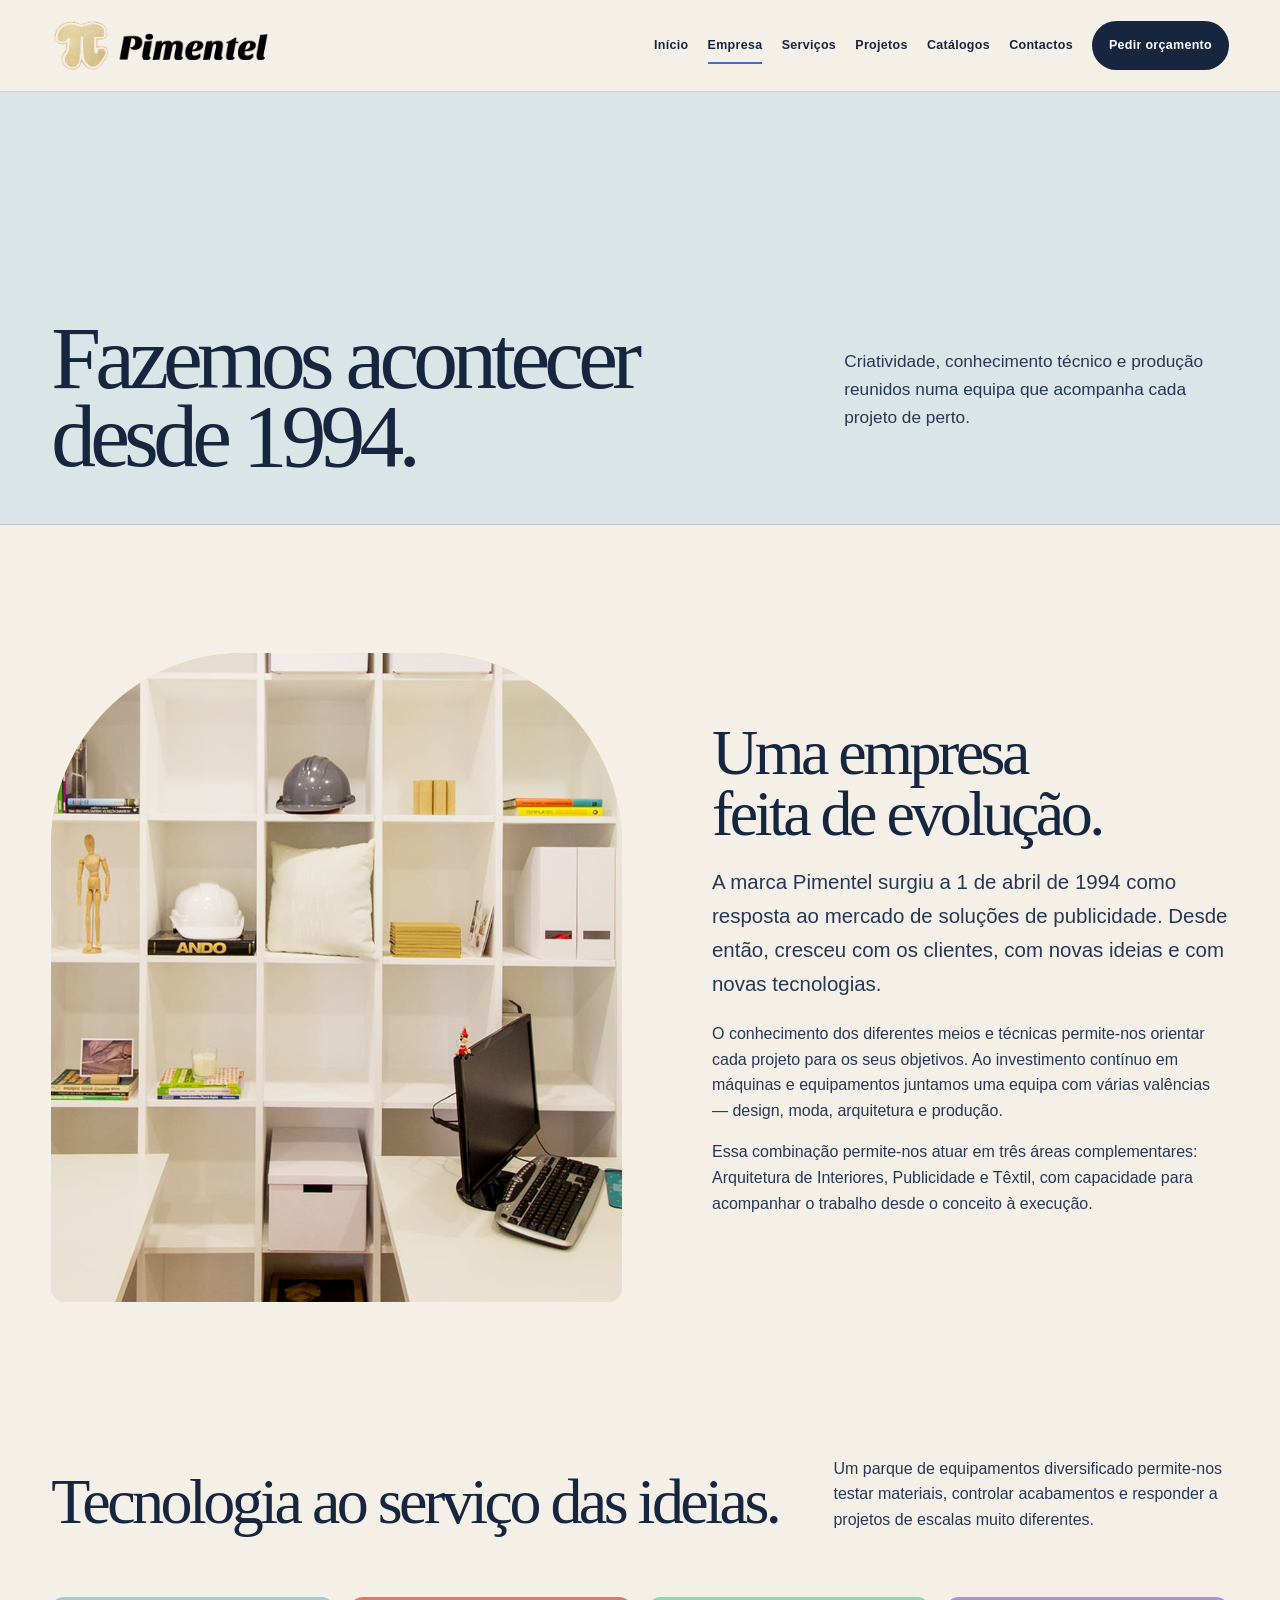
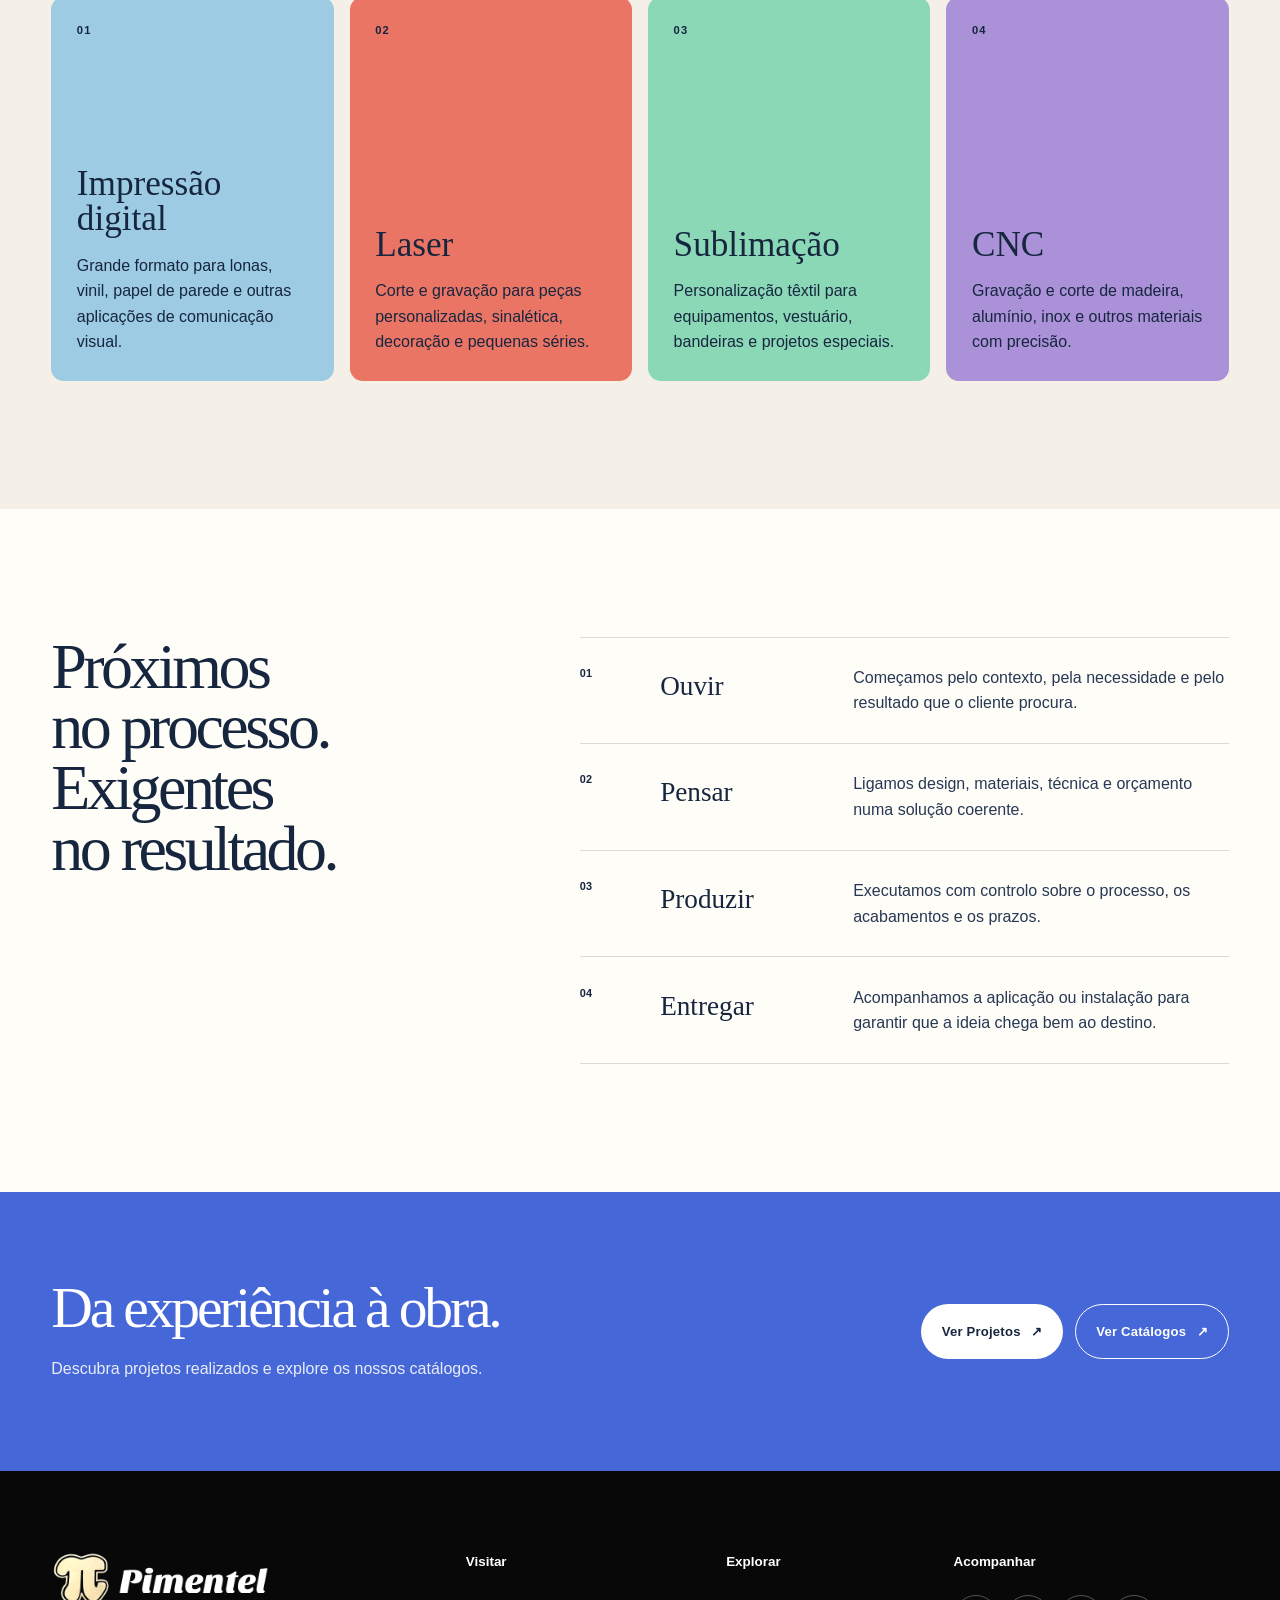
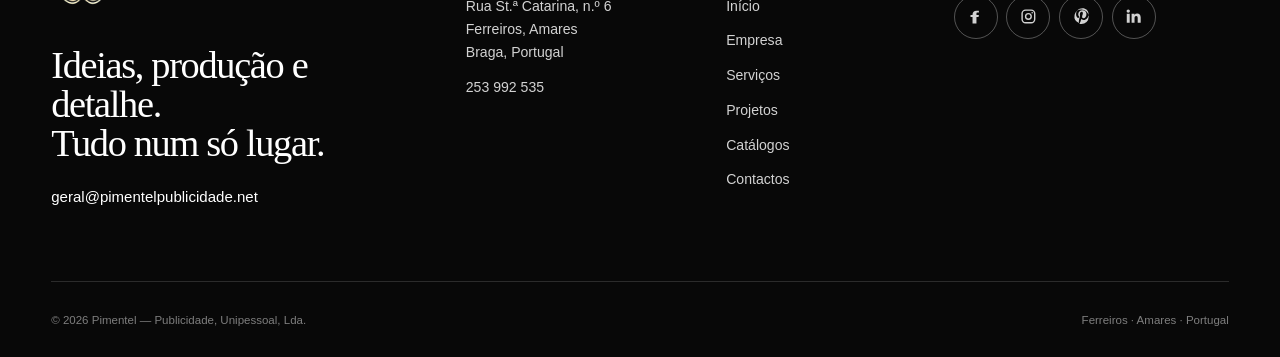
<file: empresa/index.html>
<!DOCTYPE html><html lang="pt-PT"><head><meta name="robots" content="noindex,nofollow"><meta charset="UTF-8"><meta name="viewport" content="width=device-width"><meta name="description" content="Conheça a Pimentel: experiência desde 1994, equipa multidisciplinar e produção própria em Amares."><link rel="canonical" href="https://noxwebsitedev.github.io/empresa/"><link rel="icon" type="image/png" href="/images/legacy/logoFinal.png"><meta name="theme-color" content="#f4f0e8"><meta property="og:type" content="website"><meta property="og:locale" content="pt_PT"><meta property="og:title" content="Empresa — Pimentel"><meta property="og:description" content="Conheça a Pimentel: experiência desde 1994, equipa multidisciplinar e produção própria em Amares."><meta property="og:image" content="https://noxwebsitedev.github.io/images/legacy/slide1.jpg"><meta property="og:url" content="https://noxwebsitedev.github.io/empresa/"><title>Empresa — Pimentel</title><link rel="stylesheet" href="/_astro/empresa.B9s307gY.css"><link rel="stylesheet" href="/_astro/BaseLayout.BBPbG_9t.css"></head><body><a class="skip-link" href="#conteudo">Saltar para o conteúdo</a><header class="site-header" data-header data-astro-cid-nen7h5rs><div class="header-inner shell" data-astro-cid-nen7h5rs><a class="brand" href="/" aria-label="Pimentel — página inicial" data-astro-cid-f7espo7c><span class="brand__mark" aria-hidden="true" data-astro-cid-f7espo7c><img src="/images/legacy/logoFinal.png" alt="" width="278" height="68" data-astro-cid-f7espo7c></span><span class="brand__word" aria-hidden="true" data-astro-cid-f7espo7c><img src="/images/legacy/logoFinal.png" alt="" width="278" height="68" data-astro-cid-f7espo7c></span><span class="sr-only" data-astro-cid-f7espo7c>Pimentel</span></a><button class="menu-toggle" type="button" aria-expanded="false" aria-controls="primary-navigation" data-menu-toggle data-astro-cid-nen7h5rs><span class="sr-only" data-astro-cid-nen7h5rs>Abrir menu</span><span class="menu-toggle__line" data-astro-cid-nen7h5rs></span><span class="menu-toggle__line" data-astro-cid-nen7h5rs></span></button><nav class="primary-nav" id="primary-navigation" aria-label="Navegação principal" data-menu data-astro-cid-nen7h5rs><a href="/" data-astro-cid-nen7h5rs>Início</a><a class="active" href="/empresa/" data-astro-cid-nen7h5rs>Empresa</a><a href="/servicos/" data-astro-cid-nen7h5rs>Serviços</a><a href="/projetos/" data-astro-cid-nen7h5rs>Projetos</a><a href="/catalogos/" data-astro-cid-nen7h5rs>Catálogos</a><a href="/contactos/" data-astro-cid-nen7h5rs>Contactos</a><a class="nav-cta" href="/contactos/#pedido" data-astro-cid-nen7h5rs>Pedir orçamento</a></nav></div></header><script type="module">var e=document.querySelector(`[data-menu-toggle]`),t=document.querySelector(`[data-menu]`);e?.addEventListener(`click`,()=>{let n=e.getAttribute(`aria-expanded`)===`true`;e.setAttribute(`aria-expanded`,String(!n));let r=e.querySelector(`.sr-only`);r&&(r.textContent=n?`Abrir menu`:`Fechar menu`),t?.classList.toggle(`is-open`,!n),document.body.classList.toggle(`menu-open`,!n)});</script><main id="conteudo"><header class="page-hero page-hero--company" data-astro-cid-2bp22rll><div class="shell page-hero__inner" data-astro-cid-2bp22rll><div data-astro-cid-2bp22rll><h1 class="display" data-astro-cid-2bp22rll>Fazemos acontecer desde 1994.</h1></div><div class="page-hero__side" data-astro-cid-2bp22rll><p data-astro-cid-2bp22rll>Criatividade, conhecimento técnico e produção reunidos numa equipa que acompanha cada projeto de perto.</p></div></div></header><section class="section company-intro" id="historia" data-astro-cid-2bp22rll><div class="shell company-intro__grid" data-astro-cid-2bp22rll><figure data-astro-cid-2bp22rll><img src="/images/legacy/slide2.jpg" alt="Equipa e espaço de trabalho da Pimentel" data-astro-cid-2bp22rll></figure><div data-astro-cid-2bp22rll><h2 class="display-md" data-astro-cid-2bp22rll>Uma empresa feita de evolução.</h2><p class="lead" data-astro-cid-2bp22rll>A marca Pimentel surgiu a 1 de abril de 1994 como resposta ao mercado de soluções de publicidade. Desde então, cresceu com os clientes, com novas ideias e com novas tecnologias.</p><p data-astro-cid-2bp22rll>O conhecimento dos diferentes meios e técnicas permite-nos orientar cada projeto para os seus objetivos. Ao investimento contínuo em máquinas e equipamentos juntamos uma equipa com várias valências — design, moda, arquitetura e produção.</p><p data-astro-cid-2bp22rll>Essa combinação permite-nos atuar em três áreas complementares: Arquitetura de Interiores, Publicidade e Têxtil, com capacidade para acompanhar o trabalho desde o conceito à execução.</p></div></div></section><section class="section capabilities" data-astro-cid-2bp22rll><div class="shell" data-astro-cid-2bp22rll><div class="capabilities__heading" data-astro-cid-2bp22rll><div data-astro-cid-2bp22rll><h2 class="display-md" data-astro-cid-2bp22rll>Tecnologia ao serviço das ideias.</h2></div><p data-astro-cid-2bp22rll>Um parque de equipamentos diversificado permite-nos testar materiais, controlar acabamentos e responder a projetos de escalas muito diferentes.</p></div><div class="capability-grid" data-astro-cid-2bp22rll><article class="capability-card capability-card--blue" data-astro-cid-2bp22rll><span data-astro-cid-2bp22rll>01</span><h3 data-astro-cid-2bp22rll>Impressão digital</h3><p data-astro-cid-2bp22rll>Grande formato para lonas, vinil, papel de parede e outras aplicações de comunicação visual.</p></article><article class="capability-card capability-card--coral" data-astro-cid-2bp22rll><span data-astro-cid-2bp22rll>02</span><h3 data-astro-cid-2bp22rll>Laser</h3><p data-astro-cid-2bp22rll>Corte e gravação para peças personalizadas, sinalética, decoração e pequenas séries.</p></article><article class="capability-card capability-card--mint" data-astro-cid-2bp22rll><span data-astro-cid-2bp22rll>03</span><h3 data-astro-cid-2bp22rll>Sublimação</h3><p data-astro-cid-2bp22rll>Personalização têxtil para equipamentos, vestuário, bandeiras e projetos especiais.</p></article><article class="capability-card capability-card--violet" data-astro-cid-2bp22rll><span data-astro-cid-2bp22rll>04</span><h3 data-astro-cid-2bp22rll>CNC</h3><p data-astro-cid-2bp22rll>Gravação e corte de madeira, alumínio, inox e outros materiais com precisão.</p></article></div></div></section><section class="team-idea section" data-astro-cid-2bp22rll><div class="shell team-idea__grid" data-astro-cid-2bp22rll><div data-astro-cid-2bp22rll><h2 class="display-md" data-astro-cid-2bp22rll>Próximos no processo. Exigentes no resultado.</h2></div><div class="team-idea__steps" data-astro-cid-2bp22rll><div data-astro-cid-2bp22rll><span data-astro-cid-2bp22rll>01</span><h3 data-astro-cid-2bp22rll>Ouvir</h3><p data-astro-cid-2bp22rll>Começamos pelo contexto, pela necessidade e pelo resultado que o cliente procura.</p></div><div data-astro-cid-2bp22rll><span data-astro-cid-2bp22rll>02</span><h3 data-astro-cid-2bp22rll>Pensar</h3><p data-astro-cid-2bp22rll>Ligamos design, materiais, técnica e orçamento numa solução coerente.</p></div><div data-astro-cid-2bp22rll><span data-astro-cid-2bp22rll>03</span><h3 data-astro-cid-2bp22rll>Produzir</h3><p data-astro-cid-2bp22rll>Executamos com controlo sobre o processo, os acabamentos e os prazos.</p></div><div data-astro-cid-2bp22rll><span data-astro-cid-2bp22rll>04</span><h3 data-astro-cid-2bp22rll>Entregar</h3><p data-astro-cid-2bp22rll>Acompanhamos a aplicação ou instalação para garantir que a ideia chega bem ao destino.</p></div></div></div></section><section class="company-explore section-sm" data-astro-cid-2bp22rll><div class="shell company-explore__inner" data-astro-cid-2bp22rll><div class="company-explore__copy" data-astro-cid-2bp22rll><h2 class="display-md" data-astro-cid-2bp22rll>Da experiência à obra.</h2><p data-astro-cid-2bp22rll>Descubra projetos realizados e explore os nossos catálogos.</p></div><div class="company-explore__links" data-astro-cid-2bp22rll><a class="button button--light" href="/projetos/" data-astro-cid-2bp22rll>Ver Projetos <span aria-hidden="true" data-astro-cid-2bp22rll>↗</span></a><a class="button company-explore__outline" href="/catalogos/" data-astro-cid-2bp22rll>Ver Catálogos <span aria-hidden="true" data-astro-cid-2bp22rll>↗</span></a></div></div></section></main><footer class="site-footer" data-astro-cid-jo6i4kqk><div class="shell footer-main" data-astro-cid-jo6i4kqk><div class="footer-intro" data-astro-cid-jo6i4kqk><a class="brand brand--light" href="/" aria-label="Pimentel — página inicial" data-astro-cid-f7espo7c><span class="brand__mark" aria-hidden="true" data-astro-cid-f7espo7c><img src="/images/legacy/logoFinal.png" alt="" width="278" height="68" data-astro-cid-f7espo7c></span><span class="brand__word" aria-hidden="true" data-astro-cid-f7espo7c><img src="/images/legacy/logoFinal.png" alt="" width="278" height="68" data-astro-cid-f7espo7c></span><span class="sr-only" data-astro-cid-f7espo7c>Pimentel</span></a><p data-astro-cid-jo6i4kqk>Ideias, produção e detalhe.<br data-astro-cid-jo6i4kqk>Tudo num só lugar.</p><a class="footer-email" href="mailto:geral@pimentelpublicidade.net" data-astro-cid-jo6i4kqk>geral@pimentelpublicidade.net</a></div><div class="footer-column" data-astro-cid-jo6i4kqk><p class="footer-label" data-astro-cid-jo6i4kqk>Visitar</p><p data-astro-cid-jo6i4kqk>Rua St.ª Catarina, n.º 6<br data-astro-cid-jo6i4kqk>Ferreiros, Amares<br data-astro-cid-jo6i4kqk>Braga, Portugal</p><a href="tel:+351253992535" data-astro-cid-jo6i4kqk>253 992 535</a></div><div class="footer-column" data-astro-cid-jo6i4kqk><p class="footer-label" data-astro-cid-jo6i4kqk>Explorar</p><a href="/" data-astro-cid-jo6i4kqk>Início</a><a href="/empresa/" data-astro-cid-jo6i4kqk>Empresa</a><a href="/servicos/" data-astro-cid-jo6i4kqk>Serviços</a><a href="/projetos/" data-astro-cid-jo6i4kqk>Projetos</a><a href="/catalogos/" data-astro-cid-jo6i4kqk>Catálogos</a><a href="/contactos/" data-astro-cid-jo6i4kqk>Contactos</a></div><div class="footer-column footer-socials" data-astro-cid-jo6i4kqk><p class="footer-label" data-astro-cid-jo6i4kqk>Acompanhar</p><div class="footer-social-list" data-astro-cid-jo6i4kqk><a href="https://www.facebook.com/pimentel.everything.everywhere/" target="_blank" rel="noreferrer" aria-label="Facebook" title="Facebook" data-network="facebook" data-astro-cid-jo6i4kqk><svg viewBox="0 0 24 24" aria-hidden="true" data-astro-cid-g5kwm3ld><path d="M13.5 22v-9h3l.5-3h-3.5V8.1c0-.9.3-1.6 1.5-1.6H17V4c-.4-.1-1.8-.2-3.4-.2-3.4 0-5.7 2-5.7 5.8V10H5v3h2.9v9h5.6Z" data-astro-cid-g5kwm3ld></path></svg></a><a href="https://www.instagram.com/pimentel_everything.everywhere/" target="_blank" rel="noreferrer" aria-label="Instagram" title="Instagram" data-network="instagram" data-astro-cid-jo6i4kqk><svg viewBox="0 0 24 24" aria-hidden="true" data-astro-cid-g5kwm3ld><rect x="3" y="3" width="18" height="18" rx="5" fill="none" stroke="currentColor" stroke-width="2" data-astro-cid-g5kwm3ld></rect><circle cx="12" cy="12" r="4" fill="none" stroke="currentColor" stroke-width="2" data-astro-cid-g5kwm3ld></circle><circle cx="17.4" cy="6.7" r="1.15" data-astro-cid-g5kwm3ld></circle></svg></a><a href="https://www.pinterest.com/pimentel_" target="_blank" rel="noreferrer" aria-label="Pinterest" title="Pinterest" data-network="pinterest" data-astro-cid-jo6i4kqk><svg viewBox="0 0 24 24" aria-hidden="true" data-astro-cid-g5kwm3ld><path d="M12 2a10 10 0 0 0-3.6 19.3c-.1-1.6 0-3.4.4-5.1l1.3-5.4s-.3-.8-.3-2c0-1.9 1.1-3.3 2.5-3.3 1.2 0 1.8.9 1.8 2 0 1.2-.8 3-1.1 4.6-.3 1.4.7 2.5 2 2.5 2.4 0 4.2-2.5 4.2-6.1 0-3.2-2.3-5.4-5.6-5.4-3.8 0-6.1 2.9-6.1 5.8 0 1.2.4 2.4 1 3 .1.1.1.3.1.5l-.4 1.5c-.1.5-.5.6-.9.4-1.8-.8-2.9-3.3-2.9-5.4 0-4.4 3.2-8.4 9.2-8.4 4.8 0 8.6 3.4 8.6 8 0 4.8-3 8.6-7.2 8.6-1.4 0-2.7-.7-3.2-1.6l-.9 3.3c-.3 1.2-1.2 2.7-1.8 3.6.9.3 1.9.5 2.9.5A10 10 0 0 0 12 2Z" data-astro-cid-g5kwm3ld></path></svg></a><a href="https://www.linkedin.com/company/pimentel" target="_blank" rel="noreferrer" aria-label="LinkedIn" title="LinkedIn" data-network="linkedin" data-astro-cid-jo6i4kqk><svg viewBox="0 0 24 24" aria-hidden="true" data-astro-cid-g5kwm3ld><path d="M5.3 8.2H1.1V21h4.2V8.2ZM3.2 2A2.4 2.4 0 1 0 3.2 6.8 2.4 2.4 0 0 0 3.2 2ZM21 13.7c0-3.9-2.1-5.8-4.9-5.8a4.3 4.3 0 0 0-3.9 2.1V8.2H8V21h4.2v-6.3c0-1.7.3-3.3 2.4-3.3 2 0 2.1 1.9 2.1 3.4V21H21v-7.3Z" data-astro-cid-g5kwm3ld></path></svg></a></div></div></div><div class="shell footer-bottom" data-astro-cid-jo6i4kqk><span data-astro-cid-jo6i4kqk>© 2026 Pimentel — Publicidade, Unipessoal, Lda.</span><span data-astro-cid-jo6i4kqk>Ferreiros · Amares · Portugal</span></div></footer><script type="module">var e=window.matchMedia(`(max-width: 1080px)`);document.addEventListener(`click`,t=>{if(!e.matches||t.defaultPrevented||t.detail===0||t.button!==0||t.metaKey||t.ctrlKey||t.shiftKey||t.altKey)return;let n=t.target instanceof Element?t.target.closest(`a.service-row, a.button, a.nav-cta, a.project-tile, a.text-link, .primary-nav a, .footer-column a, .social-list a, .footer-social-list a, button.button`):null;if(!(n instanceof HTMLElement)||(n.classList.add(`is-pressed`),window.setTimeout(()=>n.classList.remove(`is-pressed`),1200),!(n instanceof HTMLAnchorElement)||n.hasAttribute(`download`)))return;let r=new URL(n.href).origin===window.location.origin,i=n.matches(`.social-list a, .footer-social-list a`);(r||i)&&(t.preventDefault(),n.dataset.tapPending!==`true`&&(n.dataset.tapPending=`true`,window.setTimeout(()=>window.location.assign(n.href),1200)))});</script></body></html>
</file>
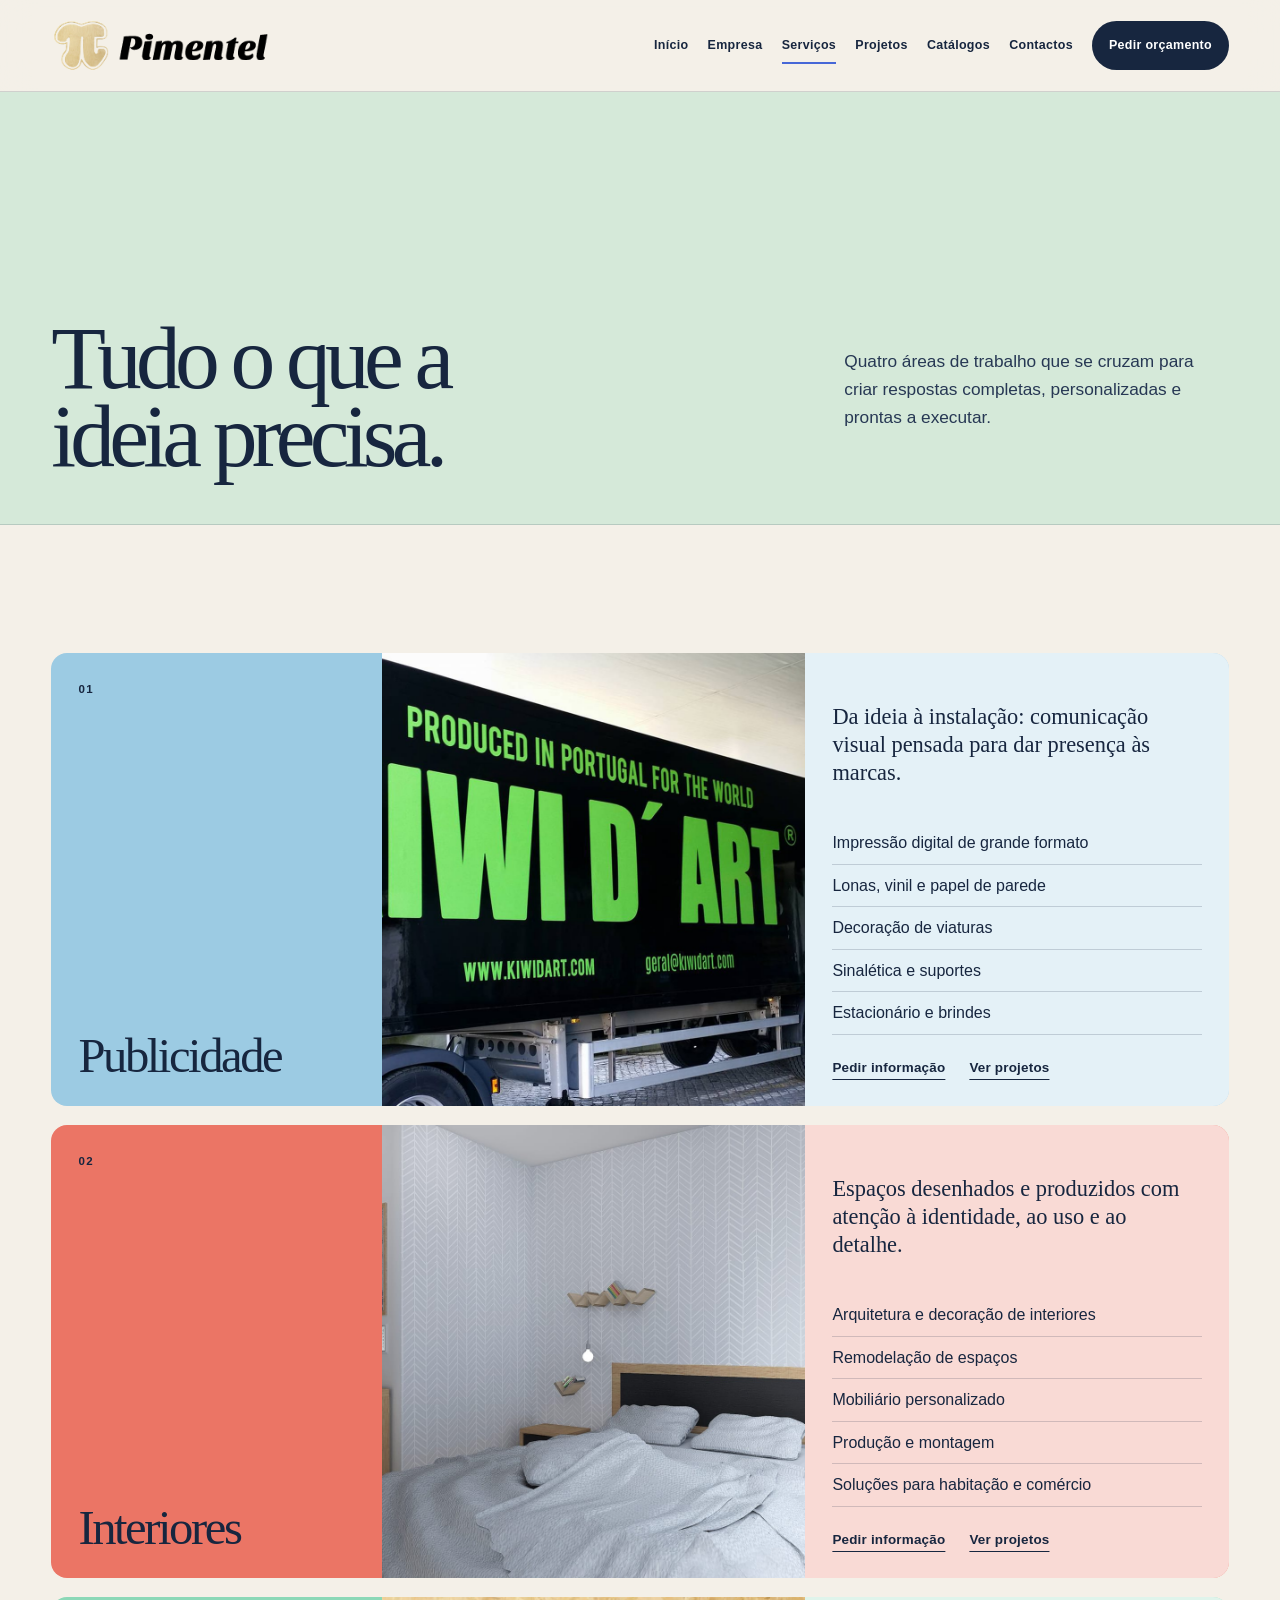
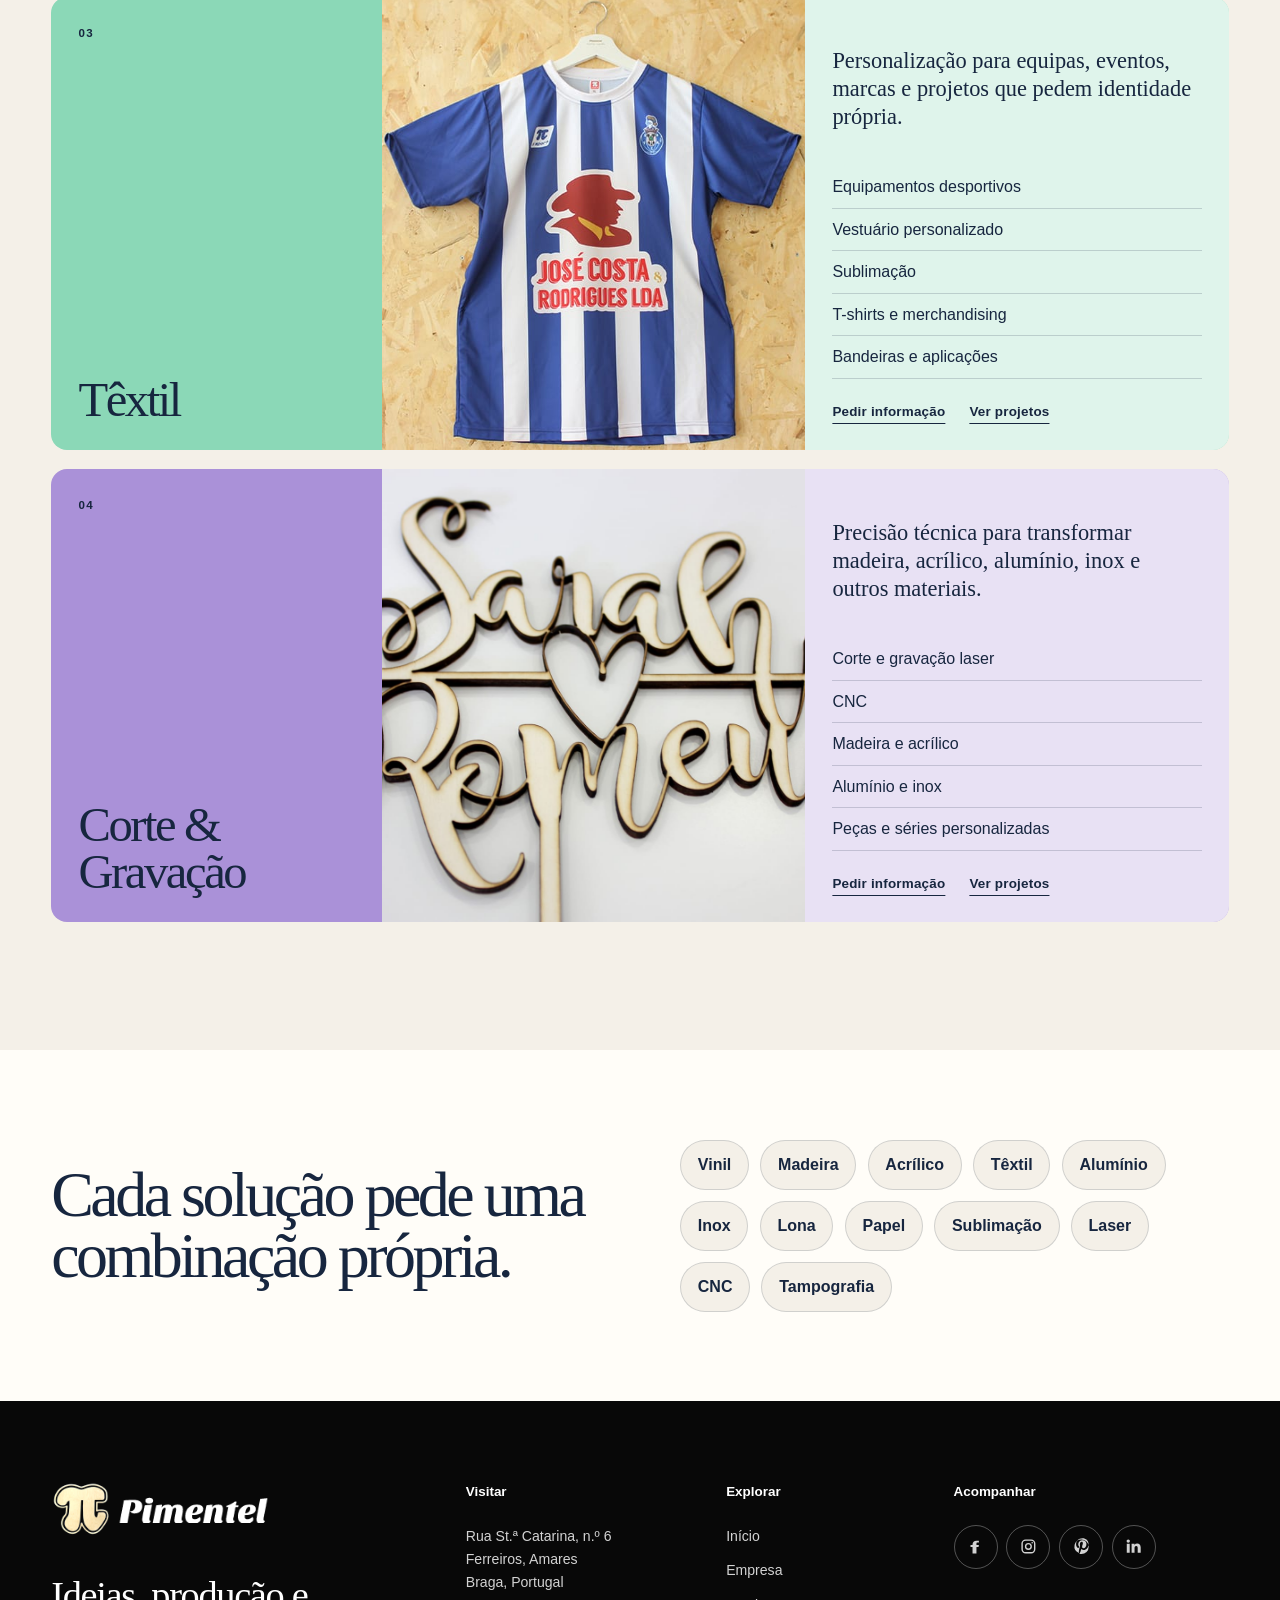
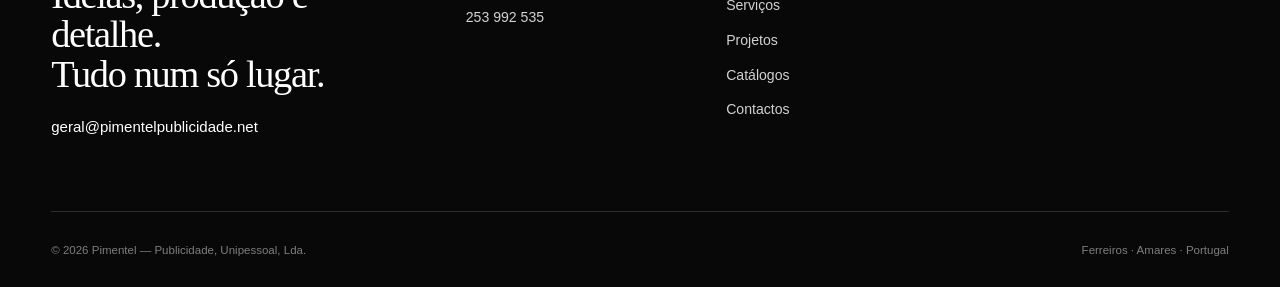
<file: servicos/index.html>
<!DOCTYPE html><html lang="pt-PT"><head><meta name="robots" content="noindex,nofollow"><meta charset="UTF-8"><meta name="viewport" content="width=device-width"><meta name="description" content="Publicidade, arquitetura de interiores, têxtil, impressão, laser, CNC e produção personalizada."><link rel="canonical" href="https://noxwebsitedev.github.io/servicos/"><link rel="icon" type="image/png" href="/images/legacy/logoFinal.png"><meta name="theme-color" content="#f4f0e8"><meta property="og:type" content="website"><meta property="og:locale" content="pt_PT"><meta property="og:title" content="Serviços — Pimentel"><meta property="og:description" content="Publicidade, arquitetura de interiores, têxtil, impressão, laser, CNC e produção personalizada."><meta property="og:image" content="https://noxwebsitedev.github.io/images/legacy/slide1.jpg"><meta property="og:url" content="https://noxwebsitedev.github.io/servicos/"><title>Serviços — Pimentel</title><style>.service-detail__list[data-astro-cid-yrksxt67]{flex-direction:column;gap:1.2rem;display:flex}.detail[data-astro-cid-yrksxt67]{border-radius:1rem;grid-template-columns:minmax(0,.78fr) minmax(0,1fr) minmax(0,1fr);min-height:28rem;scroll-margin-top:7rem;display:grid;overflow:hidden}.detail__head[data-astro-cid-yrksxt67]{flex-direction:column;justify-content:space-between;min-width:0;padding:1.7rem;display:flex}.detail__head[data-astro-cid-yrksxt67] span[data-astro-cid-yrksxt67]{letter-spacing:.12em;font-size:.72rem;font-weight:800}.detail__head[data-astro-cid-yrksxt67] h2[data-astro-cid-yrksxt67]{font-family:var(--serif);letter-spacing:-.05em;overflow-wrap:anywhere;margin:0;font-size:clamp(2.25rem,3.8vw,3.9rem);font-weight:400;line-height:.95}.detail__image[data-astro-cid-yrksxt67]{min-width:0}.detail__image[data-astro-cid-yrksxt67] img[data-astro-cid-yrksxt67]{object-fit:cover;width:100%;height:100%}.detail__body[data-astro-cid-yrksxt67]{background:#ffffffba;flex-direction:column;justify-content:center;min-width:0;padding:1.7rem;display:flex}.detail__body[data-astro-cid-yrksxt67]>p[data-astro-cid-yrksxt67]{font-family:var(--serif);font-size:1.4rem;line-height:1.25}.detail[data-astro-cid-yrksxt67] ul[data-astro-cid-yrksxt67]{margin:.8rem 0 1.4rem;padding:0;list-style:none}.detail[data-astro-cid-yrksxt67] li[data-astro-cid-yrksxt67]{border-bottom:1px solid #17263f2e;padding:.5rem 0}.detail__actions[data-astro-cid-yrksxt67]{flex-wrap:wrap;align-items:center;gap:1rem 1.5rem;display:flex}.detail--cobalt[data-astro-cid-yrksxt67]{background:var(--sky)}.detail--coral[data-astro-cid-yrksxt67]{background:var(--coral)}.detail--mint[data-astro-cid-yrksxt67]{background:var(--mint)}.detail--violet[data-astro-cid-yrksxt67]{background:var(--violet)}.materials[data-astro-cid-yrksxt67]{background:var(--paper)}.materials__grid[data-astro-cid-yrksxt67]{grid-template-columns:1fr 1fr;align-items:center;gap:5rem;display:grid}.material-cloud[data-astro-cid-yrksxt67]{flex-wrap:wrap;gap:.7rem;display:flex}.material-cloud[data-astro-cid-yrksxt67] span[data-astro-cid-yrksxt67]{border:1px solid var(--line);background:var(--ivory);border-radius:999px;padding:.7rem 1.05rem;font-weight:700}@media (width<=850px){.detail[data-astro-cid-yrksxt67]{grid-template-columns:1fr 1fr}.detail__head[data-astro-cid-yrksxt67]{grid-column:span 2;min-height:15rem}.detail__image[data-astro-cid-yrksxt67]{min-height:25rem}.materials__grid[data-astro-cid-yrksxt67]{grid-template-columns:1fr;gap:3rem}}@media (width<=650px){.service-detail[data-astro-cid-yrksxt67]{padding-top:2rem}.detail__head[data-astro-cid-yrksxt67]{min-height:9rem;padding:1.25rem}}@media (width<=580px){.detail[data-astro-cid-yrksxt67]{grid-template-columns:1fr}.detail__head[data-astro-cid-yrksxt67]{grid-column:auto}.detail__image[data-astro-cid-yrksxt67]{min-height:20rem}}
</style><link rel="stylesheet" href="/_astro/BaseLayout.BBPbG_9t.css"></head><body><a class="skip-link" href="#conteudo">Saltar para o conteúdo</a><header class="site-header" data-header data-astro-cid-nen7h5rs><div class="header-inner shell" data-astro-cid-nen7h5rs><a class="brand" href="/" aria-label="Pimentel — página inicial" data-astro-cid-f7espo7c><span class="brand__mark" aria-hidden="true" data-astro-cid-f7espo7c><img src="/images/legacy/logoFinal.png" alt="" width="278" height="68" data-astro-cid-f7espo7c></span><span class="brand__word" aria-hidden="true" data-astro-cid-f7espo7c><img src="/images/legacy/logoFinal.png" alt="" width="278" height="68" data-astro-cid-f7espo7c></span><span class="sr-only" data-astro-cid-f7espo7c>Pimentel</span></a><button class="menu-toggle" type="button" aria-expanded="false" aria-controls="primary-navigation" data-menu-toggle data-astro-cid-nen7h5rs><span class="sr-only" data-astro-cid-nen7h5rs>Abrir menu</span><span class="menu-toggle__line" data-astro-cid-nen7h5rs></span><span class="menu-toggle__line" data-astro-cid-nen7h5rs></span></button><nav class="primary-nav" id="primary-navigation" aria-label="Navegação principal" data-menu data-astro-cid-nen7h5rs><a href="/" data-astro-cid-nen7h5rs>Início</a><a href="/empresa/" data-astro-cid-nen7h5rs>Empresa</a><a class="active" href="/servicos/" data-astro-cid-nen7h5rs>Serviços</a><a href="/projetos/" data-astro-cid-nen7h5rs>Projetos</a><a href="/catalogos/" data-astro-cid-nen7h5rs>Catálogos</a><a href="/contactos/" data-astro-cid-nen7h5rs>Contactos</a><a class="nav-cta" href="/contactos/#pedido" data-astro-cid-nen7h5rs>Pedir orçamento</a></nav></div></header><script type="module">var e=document.querySelector(`[data-menu-toggle]`),t=document.querySelector(`[data-menu]`);e?.addEventListener(`click`,()=>{let n=e.getAttribute(`aria-expanded`)===`true`;e.setAttribute(`aria-expanded`,String(!n));let r=e.querySelector(`.sr-only`);r&&(r.textContent=n?`Abrir menu`:`Fechar menu`),t?.classList.toggle(`is-open`,!n),document.body.classList.toggle(`menu-open`,!n)});</script><main id="conteudo"><header class="page-hero page-hero--services" data-astro-cid-yrksxt67><div class="shell page-hero__inner" data-astro-cid-yrksxt67><div data-astro-cid-yrksxt67><h1 class="display" data-astro-cid-yrksxt67>Tudo o que a ideia precisa.</h1></div><div class="page-hero__side" data-astro-cid-yrksxt67><p data-astro-cid-yrksxt67>Quatro áreas de trabalho que se cruzam para criar respostas completas, personalizadas e prontas a executar.</p></div></div></header><section class="section service-detail" id="areas" data-astro-cid-yrksxt67><div class="shell service-detail__list" data-astro-cid-yrksxt67><article class="detail detail--cobalt" id="publicidade" data-astro-cid-yrksxt67><div class="detail__head" data-astro-cid-yrksxt67><span data-astro-cid-yrksxt67>01</span><h2 data-astro-cid-yrksxt67>Publicidade</h2></div><div class="detail__image" data-astro-cid-yrksxt67><img src="/images/portfolio/vinil1.jpg" alt="Publicidade" loading="lazy" data-astro-cid-yrksxt67></div><div class="detail__body" data-astro-cid-yrksxt67><p data-astro-cid-yrksxt67>Da ideia à instalação: comunicação visual pensada para dar presença às marcas.</p><ul data-astro-cid-yrksxt67><li data-astro-cid-yrksxt67>Impressão digital de grande formato</li><li data-astro-cid-yrksxt67>Lonas, vinil e papel de parede</li><li data-astro-cid-yrksxt67>Decoração de viaturas</li><li data-astro-cid-yrksxt67>Sinalética e suportes</li><li data-astro-cid-yrksxt67>Estacionário e brindes</li></ul><div class="detail__actions" data-astro-cid-yrksxt67><a class="text-link" href="/contactos/?area=Publicidade#pedido" data-astro-cid-yrksxt67>Pedir informação</a><a class="text-link" href="/projetos/?categoria=Publicidade#projetos" data-astro-cid-yrksxt67>Ver projetos</a></div></div></article><article class="detail detail--coral" id="interiores" data-astro-cid-yrksxt67><div class="detail__head" data-astro-cid-yrksxt67><span data-astro-cid-yrksxt67>02</span><h2 data-astro-cid-yrksxt67>Interiores</h2></div><div class="detail__image" data-astro-cid-yrksxt67><img src="/images/portfolio/decoracao1.jpg" alt="Interiores" loading="lazy" data-astro-cid-yrksxt67></div><div class="detail__body" data-astro-cid-yrksxt67><p data-astro-cid-yrksxt67>Espaços desenhados e produzidos com atenção à identidade, ao uso e ao detalhe.</p><ul data-astro-cid-yrksxt67><li data-astro-cid-yrksxt67>Arquitetura e decoração de interiores</li><li data-astro-cid-yrksxt67>Remodelação de espaços</li><li data-astro-cid-yrksxt67>Mobiliário personalizado</li><li data-astro-cid-yrksxt67>Produção e montagem</li><li data-astro-cid-yrksxt67>Soluções para habitação e comércio</li></ul><div class="detail__actions" data-astro-cid-yrksxt67><a class="text-link" href="/contactos/?area=Arquitetura%20de%20interiores#pedido" data-astro-cid-yrksxt67>Pedir informação</a><a class="text-link" href="/projetos/?categoria=Interiores#projetos" data-astro-cid-yrksxt67>Ver projetos</a></div></div></article><article class="detail detail--mint" id="textil" data-astro-cid-yrksxt67><div class="detail__head" data-astro-cid-yrksxt67><span data-astro-cid-yrksxt67>03</span><h2 data-astro-cid-yrksxt67>Têxtil</h2></div><div class="detail__image" data-astro-cid-yrksxt67><img src="/images/portfolio/desporto1.jpg" alt="Têxtil" loading="lazy" data-astro-cid-yrksxt67></div><div class="detail__body" data-astro-cid-yrksxt67><p data-astro-cid-yrksxt67>Personalização para equipas, eventos, marcas e projetos que pedem identidade própria.</p><ul data-astro-cid-yrksxt67><li data-astro-cid-yrksxt67>Equipamentos desportivos</li><li data-astro-cid-yrksxt67>Vestuário personalizado</li><li data-astro-cid-yrksxt67>Sublimação</li><li data-astro-cid-yrksxt67>T-shirts e merchandising</li><li data-astro-cid-yrksxt67>Bandeiras e aplicações</li></ul><div class="detail__actions" data-astro-cid-yrksxt67><a class="text-link" href="/contactos/?area=T%C3%AAxtil#pedido" data-astro-cid-yrksxt67>Pedir informação</a><a class="text-link" href="/projetos/?categoria=T%C3%AAxtil#projetos" data-astro-cid-yrksxt67>Ver projetos</a></div></div></article><article class="detail detail--violet" id="corte-gravacao" data-astro-cid-yrksxt67><div class="detail__head" data-astro-cid-yrksxt67><span data-astro-cid-yrksxt67>04</span><h2 data-astro-cid-yrksxt67>Corte &amp; Gravação</h2></div><div class="detail__image" data-astro-cid-yrksxt67><img src="/images/portfolio/laser1.jpg" alt="Corte &amp; Gravação" loading="lazy" data-astro-cid-yrksxt67></div><div class="detail__body" data-astro-cid-yrksxt67><p data-astro-cid-yrksxt67>Precisão técnica para transformar madeira, acrílico, alumínio, inox e outros materiais.</p><ul data-astro-cid-yrksxt67><li data-astro-cid-yrksxt67>Corte e gravação laser</li><li data-astro-cid-yrksxt67>CNC</li><li data-astro-cid-yrksxt67>Madeira e acrílico</li><li data-astro-cid-yrksxt67>Alumínio e inox</li><li data-astro-cid-yrksxt67>Peças e séries personalizadas</li></ul><div class="detail__actions" data-astro-cid-yrksxt67><a class="text-link" href="/contactos/?area=Corte%20e%20grava%C3%A7%C3%A3o#pedido" data-astro-cid-yrksxt67>Pedir informação</a><a class="text-link" href="/projetos/?categoria=Produ%C3%A7%C3%A3o#projetos" data-astro-cid-yrksxt67>Ver projetos</a></div></div></article></div></section><section class="materials section-sm" data-astro-cid-yrksxt67><div class="shell materials__grid" data-astro-cid-yrksxt67><div data-astro-cid-yrksxt67><h2 class="display-md" data-astro-cid-yrksxt67>Cada solução pede uma combinação própria.</h2></div><div class="material-cloud" aria-label="Materiais e técnicas disponíveis" data-astro-cid-yrksxt67><span data-astro-cid-yrksxt67>Vinil</span><span data-astro-cid-yrksxt67>Madeira</span><span data-astro-cid-yrksxt67>Acrílico</span><span data-astro-cid-yrksxt67>Têxtil</span><span data-astro-cid-yrksxt67>Alumínio</span><span data-astro-cid-yrksxt67>Inox</span><span data-astro-cid-yrksxt67>Lona</span><span data-astro-cid-yrksxt67>Papel</span><span data-astro-cid-yrksxt67>Sublimação</span><span data-astro-cid-yrksxt67>Laser</span><span data-astro-cid-yrksxt67>CNC</span><span data-astro-cid-yrksxt67>Tampografia</span></div></div></section></main><footer class="site-footer" data-astro-cid-jo6i4kqk><div class="shell footer-main" data-astro-cid-jo6i4kqk><div class="footer-intro" data-astro-cid-jo6i4kqk><a class="brand brand--light" href="/" aria-label="Pimentel — página inicial" data-astro-cid-f7espo7c><span class="brand__mark" aria-hidden="true" data-astro-cid-f7espo7c><img src="/images/legacy/logoFinal.png" alt="" width="278" height="68" data-astro-cid-f7espo7c></span><span class="brand__word" aria-hidden="true" data-astro-cid-f7espo7c><img src="/images/legacy/logoFinal.png" alt="" width="278" height="68" data-astro-cid-f7espo7c></span><span class="sr-only" data-astro-cid-f7espo7c>Pimentel</span></a><p data-astro-cid-jo6i4kqk>Ideias, produção e detalhe.<br data-astro-cid-jo6i4kqk>Tudo num só lugar.</p><a class="footer-email" href="mailto:geral@pimentelpublicidade.net" data-astro-cid-jo6i4kqk>geral@pimentelpublicidade.net</a></div><div class="footer-column" data-astro-cid-jo6i4kqk><p class="footer-label" data-astro-cid-jo6i4kqk>Visitar</p><p data-astro-cid-jo6i4kqk>Rua St.ª Catarina, n.º 6<br data-astro-cid-jo6i4kqk>Ferreiros, Amares<br data-astro-cid-jo6i4kqk>Braga, Portugal</p><a href="tel:+351253992535" data-astro-cid-jo6i4kqk>253 992 535</a></div><div class="footer-column" data-astro-cid-jo6i4kqk><p class="footer-label" data-astro-cid-jo6i4kqk>Explorar</p><a href="/" data-astro-cid-jo6i4kqk>Início</a><a href="/empresa/" data-astro-cid-jo6i4kqk>Empresa</a><a href="/servicos/" data-astro-cid-jo6i4kqk>Serviços</a><a href="/projetos/" data-astro-cid-jo6i4kqk>Projetos</a><a href="/catalogos/" data-astro-cid-jo6i4kqk>Catálogos</a><a href="/contactos/" data-astro-cid-jo6i4kqk>Contactos</a></div><div class="footer-column footer-socials" data-astro-cid-jo6i4kqk><p class="footer-label" data-astro-cid-jo6i4kqk>Acompanhar</p><div class="footer-social-list" data-astro-cid-jo6i4kqk><a href="https://www.facebook.com/pimentel.everything.everywhere/" target="_blank" rel="noreferrer" aria-label="Facebook" title="Facebook" data-network="facebook" data-astro-cid-jo6i4kqk><svg viewBox="0 0 24 24" aria-hidden="true" data-astro-cid-g5kwm3ld><path d="M13.5 22v-9h3l.5-3h-3.5V8.1c0-.9.3-1.6 1.5-1.6H17V4c-.4-.1-1.8-.2-3.4-.2-3.4 0-5.7 2-5.7 5.8V10H5v3h2.9v9h5.6Z" data-astro-cid-g5kwm3ld></path></svg></a><a href="https://www.instagram.com/pimentel_everything.everywhere/" target="_blank" rel="noreferrer" aria-label="Instagram" title="Instagram" data-network="instagram" data-astro-cid-jo6i4kqk><svg viewBox="0 0 24 24" aria-hidden="true" data-astro-cid-g5kwm3ld><rect x="3" y="3" width="18" height="18" rx="5" fill="none" stroke="currentColor" stroke-width="2" data-astro-cid-g5kwm3ld></rect><circle cx="12" cy="12" r="4" fill="none" stroke="currentColor" stroke-width="2" data-astro-cid-g5kwm3ld></circle><circle cx="17.4" cy="6.7" r="1.15" data-astro-cid-g5kwm3ld></circle></svg></a><a href="https://www.pinterest.com/pimentel_" target="_blank" rel="noreferrer" aria-label="Pinterest" title="Pinterest" data-network="pinterest" data-astro-cid-jo6i4kqk><svg viewBox="0 0 24 24" aria-hidden="true" data-astro-cid-g5kwm3ld><path d="M12 2a10 10 0 0 0-3.6 19.3c-.1-1.6 0-3.4.4-5.1l1.3-5.4s-.3-.8-.3-2c0-1.9 1.1-3.3 2.5-3.3 1.2 0 1.8.9 1.8 2 0 1.2-.8 3-1.1 4.6-.3 1.4.7 2.5 2 2.5 2.4 0 4.2-2.5 4.2-6.1 0-3.2-2.3-5.4-5.6-5.4-3.8 0-6.1 2.9-6.1 5.8 0 1.2.4 2.4 1 3 .1.1.1.3.1.5l-.4 1.5c-.1.5-.5.6-.9.4-1.8-.8-2.9-3.3-2.9-5.4 0-4.4 3.2-8.4 9.2-8.4 4.8 0 8.6 3.4 8.6 8 0 4.8-3 8.6-7.2 8.6-1.4 0-2.7-.7-3.2-1.6l-.9 3.3c-.3 1.2-1.2 2.7-1.8 3.6.9.3 1.9.5 2.9.5A10 10 0 0 0 12 2Z" data-astro-cid-g5kwm3ld></path></svg></a><a href="https://www.linkedin.com/company/pimentel" target="_blank" rel="noreferrer" aria-label="LinkedIn" title="LinkedIn" data-network="linkedin" data-astro-cid-jo6i4kqk><svg viewBox="0 0 24 24" aria-hidden="true" data-astro-cid-g5kwm3ld><path d="M5.3 8.2H1.1V21h4.2V8.2ZM3.2 2A2.4 2.4 0 1 0 3.2 6.8 2.4 2.4 0 0 0 3.2 2ZM21 13.7c0-3.9-2.1-5.8-4.9-5.8a4.3 4.3 0 0 0-3.9 2.1V8.2H8V21h4.2v-6.3c0-1.7.3-3.3 2.4-3.3 2 0 2.1 1.9 2.1 3.4V21H21v-7.3Z" data-astro-cid-g5kwm3ld></path></svg></a></div></div></div><div class="shell footer-bottom" data-astro-cid-jo6i4kqk><span data-astro-cid-jo6i4kqk>© 2026 Pimentel — Publicidade, Unipessoal, Lda.</span><span data-astro-cid-jo6i4kqk>Ferreiros · Amares · Portugal</span></div></footer><script type="module">var e=window.matchMedia(`(max-width: 1080px)`);document.addEventListener(`click`,t=>{if(!e.matches||t.defaultPrevented||t.detail===0||t.button!==0||t.metaKey||t.ctrlKey||t.shiftKey||t.altKey)return;let n=t.target instanceof Element?t.target.closest(`a.service-row, a.button, a.nav-cta, a.project-tile, a.text-link, .primary-nav a, .footer-column a, .social-list a, .footer-social-list a, button.button`):null;if(!(n instanceof HTMLElement)||(n.classList.add(`is-pressed`),window.setTimeout(()=>n.classList.remove(`is-pressed`),1200),!(n instanceof HTMLAnchorElement)||n.hasAttribute(`download`)))return;let r=new URL(n.href).origin===window.location.origin,i=n.matches(`.social-list a, .footer-social-list a`);(r||i)&&(t.preventDefault(),n.dataset.tapPending!==`true`&&(n.dataset.tapPending=`true`,window.setTimeout(()=>window.location.assign(n.href),1200)))});</script></body></html>
</file>
<file: _astro/BaseLayout.BBPbG_9t.css>
.brand[data-astro-cid-f7espo7c]{align-items:center;gap:.55rem;height:3.45rem;text-decoration:none;display:inline-flex}.brand__mark[data-astro-cid-f7espo7c]{flex:none;width:3.65rem;height:3.45rem;display:block;overflow:hidden}.brand__mark[data-astro-cid-f7espo7c] img[data-astro-cid-f7espo7c]{width:14.15rem;max-width:none;height:auto;transform:translate(-.05rem,-.05rem)}.brand__word[data-astro-cid-f7espo7c]{flex:none;width:9.55rem;height:1.78rem;display:block;overflow:hidden}.brand__word[data-astro-cid-f7espo7c] img[data-astro-cid-f7espo7c]{filter:none;width:14.15rem;max-width:none;height:auto;transform:translate(-4.55rem,-.02rem)}.brand--light[data-astro-cid-f7espo7c] .brand__word[data-astro-cid-f7espo7c] img[data-astro-cid-f7espo7c]{filter:invert()grayscale()brightness(2)}.brand--light[data-astro-cid-f7espo7c] .brand__mark[data-astro-cid-f7espo7c] img[data-astro-cid-f7espo7c]{filter:saturate(.8)brightness(1.18)}@media (width<=680px){.brand[data-astro-cid-f7espo7c]{gap:.35rem;height:2.75rem}.brand__mark[data-astro-cid-f7espo7c]{width:2.95rem;height:2.75rem}.brand__mark[data-astro-cid-f7espo7c] img[data-astro-cid-f7espo7c],.brand__word[data-astro-cid-f7espo7c] img[data-astro-cid-f7espo7c]{width:11.45rem}.brand__word[data-astro-cid-f7espo7c]{width:7.7rem;height:1.45rem}.brand__word[data-astro-cid-f7espo7c] img[data-astro-cid-f7espo7c]{transform:translate(-3.68rem,-.02rem)}}.site-header[data-astro-cid-nen7h5rs]{z-index:50;background:color-mix(in srgb, var(--ivory) 92%, transparent);border-bottom:1px solid var(--line);backdrop-filter:blur(16px);position:sticky;top:0}.header-inner[data-astro-cid-nen7h5rs]{align-items:center;gap:2.2rem;min-height:5.7rem;display:flex}.primary-nav[data-astro-cid-nen7h5rs]{align-items:center;gap:clamp(.75rem,1.5vw,1.5rem);margin-left:auto;display:flex}.primary-nav[data-astro-cid-nen7h5rs] a[data-astro-cid-nen7h5rs]{color:var(--navy);letter-spacing:.025em;text-transform:none;white-space:nowrap;font-size:.78rem;font-weight:720;text-decoration:none;position:relative}.primary-nav[data-astro-cid-nen7h5rs] a[data-astro-cid-nen7h5rs]:not(.nav-cta):after{content:"";background:var(--cobalt);height:2px;transition:right .25s;position:absolute;bottom:-.55rem;left:0;right:100%}.primary-nav[data-astro-cid-nen7h5rs] a[data-astro-cid-nen7h5rs]:hover:after,.primary-nav[data-astro-cid-nen7h5rs] a[data-astro-cid-nen7h5rs].active:after,.primary-nav[data-astro-cid-nen7h5rs] a[data-astro-cid-nen7h5rs].is-pressed:after{right:0}.primary-nav[data-astro-cid-nen7h5rs] .nav-cta[data-astro-cid-nen7h5rs]{background:var(--navy);color:#fff;border-radius:999px;padding:.9rem 1.05rem;transition:transform .2s,background .2s}.primary-nav[data-astro-cid-nen7h5rs] .nav-cta[data-astro-cid-nen7h5rs]:hover,.primary-nav[data-astro-cid-nen7h5rs] .nav-cta[data-astro-cid-nen7h5rs].is-pressed{background:var(--teal);transform:translateY(-2px)}.menu-toggle[data-astro-cid-nen7h5rs]{cursor:pointer;background:0 0;border:0;width:3rem;height:3rem;padding:0;display:none;position:relative}.menu-toggle__line[data-astro-cid-nen7h5rs]{background:var(--navy);border-radius:2px;width:1.65rem;height:2px;transition:top .25s,transform .25s;position:absolute;left:.65rem}.menu-toggle__line[data-astro-cid-nen7h5rs]:nth-last-child(2){top:1.15rem}.menu-toggle__line[data-astro-cid-nen7h5rs]:last-child{top:1.66rem}.menu-toggle[data-astro-cid-nen7h5rs][aria-expanded=true] .menu-toggle__line[data-astro-cid-nen7h5rs]:nth-last-child(2){top:1.42rem;transform:rotate(45deg)}.menu-toggle[data-astro-cid-nen7h5rs][aria-expanded=true] .menu-toggle__line[data-astro-cid-nen7h5rs]:last-child{top:1.42rem;transform:rotate(-45deg)}@media (width<=1080px){.header-inner[data-astro-cid-nen7h5rs]{grid-template-columns:minmax(0,1fr) auto minmax(0,1fr);gap:0;display:grid}.header-inner[data-astro-cid-nen7h5rs]>.brand{grid-area:1/2;justify-self:center}.menu-toggle[data-astro-cid-nen7h5rs]{grid-area:1/1;justify-self:start;display:block}.primary-nav[data-astro-cid-nen7h5rs]{background:var(--ivory);width:100%;min-height:calc(100vh - 5.7rem);padding:2.2rem var(--gutter) 3rem;opacity:0;visibility:hidden;pointer-events:none;flex-direction:column;align-items:stretch;gap:0;margin-left:0;transition:transform .3s,opacity .3s,visibility .3s;position:fixed;inset:5.7rem 0 auto;transform:translateY(-.5rem)}.primary-nav[data-astro-cid-nen7h5rs].is-open{opacity:1;visibility:visible;pointer-events:auto;transform:translateY(0)}.primary-nav[data-astro-cid-nen7h5rs] a[data-astro-cid-nen7h5rs]{font-family:var(--serif);letter-spacing:-.03em;text-transform:none;border-bottom:1px solid var(--line);padding:.75rem 0;font-size:clamp(1.65rem,7vw,2.6rem)}.primary-nav[data-astro-cid-nen7h5rs] a[data-astro-cid-nen7h5rs]:after{display:none}.primary-nav[data-astro-cid-nen7h5rs] a[data-astro-cid-nen7h5rs]:not(.nav-cta).is-pressed{color:var(--teal)}.primary-nav[data-astro-cid-nen7h5rs] .nav-cta[data-astro-cid-nen7h5rs]{text-align:center;font-family:var(--sans);letter-spacing:.04em;text-transform:none;border:0;margin-top:1.5rem;font-size:.92rem}}svg[data-astro-cid-g5kwm3ld]{fill:currentColor;width:1.05rem;height:1.05rem;display:block}.site-footer[data-astro-cid-jo6i4kqk]{color:#ffffffd1;background:#080808}.footer-main[data-astro-cid-jo6i4kqk]{grid-template-columns:1.65fr .95fr .8fr 1.25fr;gap:clamp(2rem,4vw,4rem);padding-top:5rem;padding-bottom:4.5rem;display:grid}.footer-intro[data-astro-cid-jo6i4kqk] p[data-astro-cid-jo6i4kqk]{color:#fff;font-family:var(--serif);letter-spacing:-.035em;margin:2rem 0 1.25rem;font-size:clamp(1.8rem,3vw,3.2rem);line-height:1.02}.footer-email[data-astro-cid-jo6i4kqk]{color:#fff;font-size:.94rem;text-decoration:none}.footer-column[data-astro-cid-jo6i4kqk]{flex-direction:column;align-items:flex-start;gap:.72rem;font-size:.88rem;line-height:1.65;display:flex}.footer-column[data-astro-cid-jo6i4kqk] p[data-astro-cid-jo6i4kqk]{margin:0}.footer-column[data-astro-cid-jo6i4kqk] a[data-astro-cid-jo6i4kqk]{color:#ffffffd1;text-decoration:none}.footer-column[data-astro-cid-jo6i4kqk] a[data-astro-cid-jo6i4kqk]:hover,.footer-column[data-astro-cid-jo6i4kqk] a[data-astro-cid-jo6i4kqk].is-pressed{color:#fff}.footer-social-list[data-astro-cid-jo6i4kqk]{flex-wrap:nowrap;gap:.55rem;display:flex}.footer-social-list[data-astro-cid-jo6i4kqk] a[data-astro-cid-jo6i4kqk]{border:1px solid #ffffff4d;border-radius:50%;place-items:center;width:2.75rem;height:2.75rem;transition:transform .25s,background-color .25s,border-color .25s,box-shadow .25s;display:grid}.footer-social-list[data-astro-cid-jo6i4kqk] a[data-astro-cid-jo6i4kqk]:hover,.footer-social-list[data-astro-cid-jo6i4kqk] a[data-astro-cid-jo6i4kqk]:focus-visible,.footer-social-list[data-astro-cid-jo6i4kqk] a[data-astro-cid-jo6i4kqk].is-pressed{color:var(--navy);background:var(--mint);border-color:var(--mint);outline:none;transform:translateY(-3px);box-shadow:0 .7rem 1.5rem #0003}.footer-social-list[data-astro-cid-jo6i4kqk] a[data-astro-cid-jo6i4kqk][data-network=instagram]:hover,.footer-social-list[data-astro-cid-jo6i4kqk] a[data-astro-cid-jo6i4kqk][data-network=instagram]:focus-visible,.footer-social-list[data-astro-cid-jo6i4kqk] a[data-astro-cid-jo6i4kqk][data-network=instagram].is-pressed{background:var(--coral);border-color:var(--coral)}.footer-social-list[data-astro-cid-jo6i4kqk] a[data-astro-cid-jo6i4kqk][data-network=pinterest]:hover,.footer-social-list[data-astro-cid-jo6i4kqk] a[data-astro-cid-jo6i4kqk][data-network=pinterest]:focus-visible,.footer-social-list[data-astro-cid-jo6i4kqk] a[data-astro-cid-jo6i4kqk][data-network=pinterest].is-pressed{background:var(--butter);border-color:var(--butter)}.footer-social-list[data-astro-cid-jo6i4kqk] a[data-astro-cid-jo6i4kqk][data-network=linkedin]:hover,.footer-social-list[data-astro-cid-jo6i4kqk] a[data-astro-cid-jo6i4kqk][data-network=linkedin]:focus-visible,.footer-social-list[data-astro-cid-jo6i4kqk] a[data-astro-cid-jo6i4kqk][data-network=linkedin].is-pressed{background:var(--sky);border-color:var(--sky)}.footer-social-list[data-astro-cid-jo6i4kqk] a[data-astro-cid-jo6i4kqk]:active{transform:translateY(0)scale(.95)}.footer-label[data-astro-cid-jo6i4kqk]{color:#fff;letter-spacing:0;font-size:.84rem;font-weight:700;margin-bottom:.6rem!important}.footer-bottom[data-astro-cid-jo6i4kqk]{color:#ffffff7a;border-top:1px solid #ffffff24;justify-content:space-between;align-items:center;gap:1rem;min-height:4.75rem;font-size:.72rem;display:flex}@media (width<=850px){.footer-main[data-astro-cid-jo6i4kqk]{grid-template-columns:1.5fr 1fr}}@media (width<=560px){.footer-main[data-astro-cid-jo6i4kqk]{grid-template-columns:1fr;padding-top:3.5rem}.footer-bottom[data-astro-cid-jo6i4kqk]{flex-direction:column;justify-content:center;align-items:flex-start}}:root{--ivory:#f4f0e8;--paper:#fffdf8;--navy:#17263f;--navy-soft:#273854;--teal:#17656a;--cobalt:#4667d7;--coral:#eb7565;--mint:#8bd8b7;--violet:#aa91d8;--butter:#f1d76d;--sky:#9ccbe3;--line:#17263f29;--serif:Georgia, "Times New Roman", serif;--sans:"Aptos", "Segoe UI", "Helvetica Neue", Arial, sans-serif;--gutter:clamp(1.2rem, 4vw, 4rem);--shell:88rem}*{box-sizing:border-box}html{scroll-behavior:smooth}body{background:var(--ivory);color:var(--navy);font-family:var(--sans);-webkit-font-smoothing:antialiased;margin:0;font-size:1rem;line-height:1.6;overflow-x:hidden}body.menu-open{overflow:hidden}img{max-width:100%;display:block}button,input,textarea,select{font:inherit}a{color:inherit}::selection{background:var(--butter);color:var(--navy)}:focus-visible{outline:3px solid var(--cobalt);outline-offset:4px}.shell{width:min(calc(100% - (var(--gutter) * 2)), var(--shell));margin-inline:auto}.section{padding-block:clamp(5rem,10vw,9rem)}.section-sm{padding-block:clamp(3.5rem,7vw,6rem)}.eyebrow{letter-spacing:.045em;text-transform:none;align-items:center;gap:.8rem;margin:0 0 1.25rem;font-size:.78rem;font-weight:750;display:flex}.eyebrow:before{content:"";background:currentColor;width:2.2rem;height:2px}.display{font-family:var(--serif);letter-spacing:-.065em;text-wrap:balance;margin:0;font-size:clamp(3.2rem,8vw,8.2rem);font-weight:400;line-height:.88}.display-md{font-family:var(--serif);letter-spacing:-.055em;text-wrap:balance;margin:0;font-size:clamp(2.7rem,5vw,5.6rem);font-weight:400;line-height:.95}.lead{max-width:44rem;color:var(--navy-soft);font-size:clamp(1.08rem,1.6vw,1.35rem);line-height:1.65}.button{background:var(--navy);color:#fff;letter-spacing:.015em;text-transform:none;border:1px solid #0000;border-radius:999px;justify-content:center;align-items:center;gap:.65rem;min-height:3.45rem;padding:.8rem 1.25rem;font-size:.82rem;font-weight:750;text-decoration:none;transition:transform .2s,background .2s,color .2s;display:inline-flex}.button:hover,.button.is-pressed{background:var(--teal);transform:translateY(-2px)}.button--outline{border-color:var(--navy);color:var(--navy);background:0 0}.button--outline:hover,.button--outline.is-pressed{color:#fff;border-color:var(--teal)}.button--light{color:var(--navy);background:#fff}.button--light:hover,.button--light.is-pressed{background:var(--butter);color:var(--navy)}.text-link{letter-spacing:.015em;text-transform:none;text-underline-offset:.45rem;font-size:.84rem;font-weight:750;text-decoration-thickness:1px}.text-link:hover,.text-link.is-pressed{color:var(--teal)}.page-hero{border-bottom:1px solid var(--line);overflow:hidden}.page-hero--company{background:color-mix(in srgb, var(--sky) 29%, var(--ivory))}.page-hero--services{background:color-mix(in srgb, var(--mint) 30%, var(--ivory))}.page-hero--projects{background:color-mix(in srgb, var(--butter) 30%, var(--ivory))}.page-hero--catalogs{background:color-mix(in srgb, var(--violet) 27%, var(--ivory))}.page-hero__inner{grid-template-columns:1.55fr .8fr;align-items:end;gap:3rem;min-height:clamp(23rem,48vh,27rem);padding-block:clamp(3rem,6vw,5rem) 3rem;display:grid}.page-hero .display{font-size:clamp(3.2rem,7vw,7rem)}.page-hero__side{max-width:25rem;padding-bottom:.8rem}.page-hero__side p{color:var(--navy-soft);margin:0 0 2rem;font-size:1.08rem}.sr-only{clip:rect(0, 0, 0, 0)!important;white-space:nowrap!important;border:0!important;width:1px!important;height:1px!important;margin:-1px!important;padding:0!important;position:absolute!important;overflow:hidden!important}.skip-link{z-index:999;color:var(--navy);background:#fff;border-radius:.4rem;padding:.7rem 1rem;position:fixed;top:.5rem;left:.5rem;transform:translateY(-140%)}.skip-link:focus{transform:translateY(0)}.cta-band{background:var(--cobalt);color:#fff}.cta-band__inner{grid-template-columns:1.3fr .7fr;align-items:center;gap:3rem;padding-block:clamp(2.5rem,5vw,4.5rem);display:grid}.cta-band h2,.company-explore h2{font-size:clamp(2.6rem,4.5vw,5rem)}.cta-band h2{max-width:52rem}.cta-band__action{text-align:right;justify-self:end}.cta-band__action p{color:#ffffffc7;max-width:22rem;margin:0 0 1.5rem}@media (width<=780px){.page-hero__inner,.cta-band__inner{grid-template-columns:1fr}.page-hero__inner{align-items:start;min-height:auto}.page-hero__side{padding:0}.cta-band__inner{padding-block:clamp(2.5rem,5vw,4.5rem)}.cta-band__action{text-align:left;justify-self:start}}@media (prefers-reduced-motion:reduce){*,:before,:after{scroll-behavior:auto!important;transition-duration:.01ms!important;animation-duration:.01ms!important;animation-iteration-count:1!important}}@keyframes section-arrive{0%{opacity:.88;transform:translateY(1.4rem)}to{opacity:1;transform:translateY(0)}}@media (prefers-reduced-motion:no-preference){@supports (animation-timeline:view()){[data-reveal]{animation:1s linear both section-arrive view();animation-range:entry cover 24%}}}
</file>
<file: _astro/index.44Ei_d7M.css>
.hero-home[data-astro-cid-lcdefpme]{overflow:hidden}.hero-home__grid[data-astro-cid-lcdefpme]{grid-template-columns:1fr 1fr;align-items:center;gap:clamp(2.5rem,5vw,5rem);min-height:calc(100svh - 5.7rem);padding-block:clamp(1.75rem,3vw,3rem);display:grid}.hero-home__copy[data-astro-cid-lcdefpme]{z-index:2;position:relative}.hero-home__eyebrow[data-astro-cid-lcdefpme]:before{display:none}.hero-home[data-astro-cid-lcdefpme] h1[data-astro-cid-lcdefpme]{font-size:clamp(3.2rem,7vw,7.6rem)}.hero-home[data-astro-cid-lcdefpme] h1[data-astro-cid-lcdefpme] em[data-astro-cid-lcdefpme]{color:var(--cobalt);font-weight:400}.hero-home__lead[data-astro-cid-lcdefpme]{max-width:35rem;color:var(--navy-soft);margin:1.5rem 0;font-size:clamp(1rem,1.35vw,1.15rem)}.hero-home__actions[data-astro-cid-lcdefpme]{flex-wrap:wrap;align-items:center;gap:1.5rem;display:flex}.hero-home__actions[data-astro-cid-lcdefpme] .button[data-astro-cid-lcdefpme]{min-height:3.2rem;text-shadow:none;box-shadow:none;padding:.7rem 1.1rem}.hero-home__visual[data-astro-cid-lcdefpme]{justify-self:end;width:min(100%,38rem);position:relative;transform:translateY(-1rem)}.hero-home__frame[data-astro-cid-lcdefpme]{aspect-ratio:1.04;background:var(--butter);border-radius:50% 50% 1.2rem 1.2rem/38% 38% 1.2rem 1.2rem;overflow:hidden}.hero-home__frame[data-astro-cid-lcdefpme] img[data-astro-cid-lcdefpme]{object-fit:cover;object-position:53% 80%;width:100%;height:100%;transform:translate(12%,-30%)scale(1.65)}.services-home[data-astro-cid-lcdefpme]{background:var(--paper)}.section-heading[data-astro-cid-lcdefpme]{justify-content:space-between;align-items:end;gap:2rem;margin-bottom:4rem;display:flex}.service-stack[data-astro-cid-lcdefpme]{border-top:1px solid var(--line)}.service-row[data-astro-cid-lcdefpme]{border-bottom:1px solid var(--line);grid-template-columns:.25fr .9fr 1fr auto;align-items:center;gap:2rem;min-height:8.7rem;padding:1.5rem 1.2rem;text-decoration:none;transition:padding .25s,background .25s;display:grid}.service-row[data-astro-cid-lcdefpme]:hover,.service-row[data-astro-cid-lcdefpme].is-pressed{padding-inline:2rem}.service-row--cobalt[data-astro-cid-lcdefpme]:hover,.service-row--cobalt[data-astro-cid-lcdefpme].is-pressed{background:color-mix(in srgb, var(--cobalt) 16%, white)}.service-row--coral[data-astro-cid-lcdefpme]:hover,.service-row--coral[data-astro-cid-lcdefpme].is-pressed{background:color-mix(in srgb, var(--coral) 20%, white)}.service-row--mint[data-astro-cid-lcdefpme]:hover,.service-row--mint[data-astro-cid-lcdefpme].is-pressed{background:color-mix(in srgb, var(--mint) 25%, white)}.service-row--violet[data-astro-cid-lcdefpme]:hover,.service-row--violet[data-astro-cid-lcdefpme].is-pressed{background:color-mix(in srgb, var(--violet) 22%, white)}.service-row__number[data-astro-cid-lcdefpme]{letter-spacing:.12em;font-size:.7rem;font-weight:800}.service-row__title[data-astro-cid-lcdefpme]{font-family:var(--serif);letter-spacing:-.04em;font-size:clamp(2rem,4vw,4rem);line-height:1}.service-row__summary[data-astro-cid-lcdefpme]{max-width:32rem;color:var(--navy-soft)}.service-row__arrow[data-astro-cid-lcdefpme]{font-size:1.4rem}.selected[data-astro-cid-lcdefpme]{padding-top:clamp(3.5rem,6vw,6rem);padding-bottom:0}.selected[data-astro-cid-lcdefpme]>.shell[data-astro-cid-lcdefpme]{width:100%;max-width:none}.section-heading--projects[data-astro-cid-lcdefpme]{width:min(calc(100% - (var(--gutter) * 2)), var(--shell));align-items:center;margin:0 auto 2rem}.projects-button--mobile[data-astro-cid-lcdefpme]{display:none}.project-collage[data-astro-cid-lcdefpme]{grid-template-columns:repeat(3,minmax(0,1fr));width:100%;display:grid}.project-tile[data-astro-cid-lcdefpme]{aspect-ratio:1;background:var(--navy);color:#fff;text-decoration:none;display:block;position:relative;overflow:hidden}.project-tile[data-astro-cid-lcdefpme]:after{content:"";pointer-events:none;background:linear-gradient(#0000,#0b1627cc);position:absolute;inset:35% 0 0}.project-tile[data-astro-cid-lcdefpme] img[data-astro-cid-lcdefpme]{object-fit:cover;width:100%;height:100%;transition:transform .45s}.project-tile--last[data-astro-cid-lcdefpme] img[data-astro-cid-lcdefpme]{object-fit:contain}.project-tile[data-astro-cid-lcdefpme]:hover img[data-astro-cid-lcdefpme],.project-tile[data-astro-cid-lcdefpme].is-pressed img[data-astro-cid-lcdefpme]{transform:scale(1.035)}.project-tile__meta[data-astro-cid-lcdefpme]{z-index:1;flex-direction:column;gap:.15rem;display:flex;position:absolute;inset:auto 1.35rem 1.3rem}.project-tile__meta[data-astro-cid-lcdefpme] strong[data-astro-cid-lcdefpme]{font-size:clamp(1.05rem,1.7vw,1.5rem);font-weight:750;line-height:1.15}.project-tile__meta[data-astro-cid-lcdefpme] span[data-astro-cid-lcdefpme]{font-size:.76rem;font-weight:600}.story-strip[data-astro-cid-lcdefpme]{background:var(--mint);padding-block:clamp(5rem,9vw,8rem)}.story-strip__inner[data-astro-cid-lcdefpme]{grid-template-columns:.38fr 1fr .72fr;align-items:center;gap:clamp(2rem,5vw,5rem);display:grid}.story-strip__year[data-astro-cid-lcdefpme]{font-family:var(--serif);writing-mode:vertical-rl;color:var(--teal);align-self:start;margin:0;font-size:clamp(3rem,8vw,8rem);line-height:.8;transform:rotate(180deg)}.story-strip[data-astro-cid-lcdefpme] .lead[data-astro-cid-lcdefpme]{margin:1.7rem 0}.story-strip[data-astro-cid-lcdefpme] figure[data-astro-cid-lcdefpme]{aspect-ratio:.8;border-radius:50% 50% .7rem .7rem/30% 30% .7rem .7rem;margin:0;overflow:hidden}.story-strip[data-astro-cid-lcdefpme] figure[data-astro-cid-lcdefpme] img[data-astro-cid-lcdefpme]{object-fit:cover;width:100%;height:100%}@media (width<=1080px){.hero-home[data-astro-cid-lcdefpme]{background:var(--navy)}.hero-home__grid[data-astro-cid-lcdefpme]{width:100%;min-height:calc(100svh - 5.7rem);padding:3rem var(--gutter);align-items:center;display:flex;position:relative}.hero-home__copy[data-astro-cid-lcdefpme]{color:#fff;text-shadow:0 1px 14px #00000040;max-width:38rem}.hero-home[data-astro-cid-lcdefpme] h1[data-astro-cid-lcdefpme] em[data-astro-cid-lcdefpme]{color:var(--butter)}.hero-home__lead[data-astro-cid-lcdefpme]{color:#ffffffeb}.hero-home__actions[data-astro-cid-lcdefpme] .button[data-astro-cid-lcdefpme]{color:var(--navy);background:#fff}.hero-home__actions[data-astro-cid-lcdefpme] .button[data-astro-cid-lcdefpme]:hover,.hero-home__actions[data-astro-cid-lcdefpme] .button[data-astro-cid-lcdefpme].is-pressed{background:var(--butter);color:var(--navy)}.hero-home__actions[data-astro-cid-lcdefpme] .text-link[data-astro-cid-lcdefpme]{color:#fff}.hero-home__actions[data-astro-cid-lcdefpme] .text-link[data-astro-cid-lcdefpme]:hover,.hero-home__actions[data-astro-cid-lcdefpme] .text-link[data-astro-cid-lcdefpme].is-pressed{color:var(--butter)}.hero-home__visual[data-astro-cid-lcdefpme]{z-index:0;width:100%;height:100%;position:absolute;inset:0;transform:none}.hero-home__frame[data-astro-cid-lcdefpme]{aspect-ratio:auto;border-radius:0;width:100%;height:100%}.hero-home__frame[data-astro-cid-lcdefpme]:after{content:"";background:linear-gradient(90deg,#0a1525db,#0a15257a),linear-gradient(#0000 30%,#0a152570);position:absolute;inset:0}.hero-home__frame[data-astro-cid-lcdefpme] img[data-astro-cid-lcdefpme]{object-position:53% 80%;transform:translate(12%,-30%)scale(1.65)}.section-heading--projects[data-astro-cid-lcdefpme] .display-md[data-astro-cid-lcdefpme]{font-family:var(--sans);letter-spacing:-.045em;font-size:clamp(2.3rem,5vw,3.7rem);font-weight:750;line-height:1.04}.section-heading--projects[data-astro-cid-lcdefpme] .projects-button[data-astro-cid-lcdefpme]{display:none}.projects-button--mobile[data-astro-cid-lcdefpme]{width:max-content;max-width:100%;margin:2rem auto 0;display:flex}.service-row[data-astro-cid-lcdefpme]{grid-template-columns:.2fr 1fr auto}.service-row__summary[data-astro-cid-lcdefpme]{grid-column:2/-1}.story-strip__inner[data-astro-cid-lcdefpme]{grid-template-columns:.2fr 1fr}.story-strip[data-astro-cid-lcdefpme] figure[data-astro-cid-lcdefpme]{display:none}}@media (width<=650px){.hero-home[data-astro-cid-lcdefpme]{background:var(--ivory)}.hero-home__grid[data-astro-cid-lcdefpme]{margin-bottom:calc(.5rem - 9svh)}.hero-home__copy[data-astro-cid-lcdefpme]{color:var(--navy);text-shadow:0 1px 8px #fffc}.hero-home__lead[data-astro-cid-lcdefpme]{color:var(--navy-soft)}.hero-home[data-astro-cid-lcdefpme] h1[data-astro-cid-lcdefpme] em[data-astro-cid-lcdefpme]{color:var(--cobalt)}.hero-home__actions[data-astro-cid-lcdefpme] .button[data-astro-cid-lcdefpme]{background:var(--navy);color:#fff}.hero-home__actions[data-astro-cid-lcdefpme] .button[data-astro-cid-lcdefpme]:hover,.hero-home__actions[data-astro-cid-lcdefpme] .button[data-astro-cid-lcdefpme].is-pressed{background:var(--teal);color:#fff}.hero-home__actions[data-astro-cid-lcdefpme] .text-link[data-astro-cid-lcdefpme]{color:var(--navy)}.hero-home__actions[data-astro-cid-lcdefpme] .text-link[data-astro-cid-lcdefpme]:hover,.hero-home__actions[data-astro-cid-lcdefpme] .text-link[data-astro-cid-lcdefpme].is-pressed{color:var(--cobalt)}.hero-home__frame[data-astro-cid-lcdefpme]{background:var(--ivory)}.hero-home__frame[data-astro-cid-lcdefpme]:after{display:none}.hero-home__frame[data-astro-cid-lcdefpme] img[data-astro-cid-lcdefpme]{transform:translate(15.5%,-29%)scale(1.4)}.section-heading[data-astro-cid-lcdefpme]{flex-direction:column;align-items:flex-start}.service-row[data-astro-cid-lcdefpme]{grid-template-columns:auto 1fr auto;gap:1rem;min-height:7.5rem}.service-row__summary[data-astro-cid-lcdefpme]{display:none}.services-home[data-astro-cid-lcdefpme]{padding-bottom:2.5rem}.selected[data-astro-cid-lcdefpme]{padding-top:0;padding-bottom:2rem}.selected[data-astro-cid-lcdefpme]>.shell[data-astro-cid-lcdefpme]{flex-direction:column;width:100%;max-width:none;display:flex}.section-heading--projects[data-astro-cid-lcdefpme]{display:none}.project-collage[data-astro-cid-lcdefpme]{grid-template-columns:1fr 1fr}.project-tile--last[data-astro-cid-lcdefpme]{display:none}.project-tile__meta[data-astro-cid-lcdefpme]{inset:auto .8rem .8rem}.project-tile__meta[data-astro-cid-lcdefpme] span[data-astro-cid-lcdefpme]{font-size:.65rem}.story-strip__inner[data-astro-cid-lcdefpme]{grid-template-columns:1fr}.story-strip__year[data-astro-cid-lcdefpme]{writing-mode:initial;transform:none}.projects-button--mobile[data-astro-cid-lcdefpme]{align-self:center;margin:2rem 0 0}}@media (width<=440px){.project-collage[data-astro-cid-lcdefpme]{grid-template-columns:1fr}}
</file>
<file: _astro/contactos.DbeSUCLJ.css>
.contact-hero[data-astro-cid-qpyxn2v7]{background:var(--navy);color:var(--paper);padding:clamp(3rem,6vw,5rem) 0 6rem}.contact-hero__inner[data-astro-cid-qpyxn2v7]{max-width:var(--shell)}.contact-hero[data-astro-cid-qpyxn2v7] h1[data-astro-cid-qpyxn2v7]{max-width:60rem;font-size:clamp(3.5rem,7vw,7.5rem)}.contact-hero__inner[data-astro-cid-qpyxn2v7]>p[data-astro-cid-qpyxn2v7]:last-child{color:#ffffffbf;max-width:37rem;margin:1.2rem 0 0;font-size:clamp(1rem,1.4vw,1.25rem)}.contact-section[data-astro-cid-qpyxn2v7]{z-index:1;margin-top:-4rem;scroll-margin-top:5.7rem;position:relative}.contact-panel[data-astro-cid-qpyxn2v7]{background:var(--paper);border:1px solid var(--line);border-radius:.8rem;grid-template-columns:.82fr 1.18fr;align-items:start;gap:clamp(3rem,6vw,7rem);padding:clamp(2rem,5vw,5rem);display:grid;box-shadow:0 1.5rem 4rem #17263f12}.contact-info[data-astro-cid-qpyxn2v7] h2[data-astro-cid-qpyxn2v7]{max-width:27rem;font-family:var(--serif);letter-spacing:-.05em;margin:0;font-size:clamp(2.7rem,4vw,4.4rem);font-weight:400;line-height:1}.contact-intro[data-astro-cid-qpyxn2v7]{max-width:29rem;color:var(--navy-soft);margin:1.8rem 0 3rem;font-size:1.05rem}.contact-details[data-astro-cid-qpyxn2v7]{gap:0;display:grid}.contact-block[data-astro-cid-qpyxn2v7]{border-top:1px solid var(--line);padding:1.05rem 0}.contact-block[data-astro-cid-qpyxn2v7]>span[data-astro-cid-qpyxn2v7]{font-family:var(--sans);letter-spacing:0;color:var(--teal);margin-bottom:.35rem;font-size:.8rem;font-weight:700;display:block}.contact-block[data-astro-cid-qpyxn2v7] a[data-astro-cid-qpyxn2v7],.contact-block[data-astro-cid-qpyxn2v7] p[data-astro-cid-qpyxn2v7]{color:var(--navy);font-family:var(--sans);letter-spacing:0;overflow-wrap:anywhere;margin:0;font-size:clamp(.92rem,1.1vw,1.05rem);font-weight:450;line-height:1.55;text-decoration:none}.contact-block[data-astro-cid-qpyxn2v7] a[data-astro-cid-qpyxn2v7]:hover{text-underline-offset:.25em;text-decoration:underline}.contact-phone[data-astro-cid-qpyxn2v7]{font-variant-numeric:lining-nums tabular-nums;font-feature-settings:"lnum" 1, "tnum" 1}.social-list[data-astro-cid-qpyxn2v7]{flex-wrap:wrap;gap:.5rem;margin-top:2rem;display:flex}.social-list[data-astro-cid-qpyxn2v7] a[data-astro-cid-qpyxn2v7]{border:1px solid var(--line);border-radius:999px;padding:.55rem .75rem;font-size:.78rem;font-weight:700;text-decoration:none;transition:transform .22s,background-color .22s,color .22s,border-color .22s}.social-list[data-astro-cid-qpyxn2v7] a[data-astro-cid-qpyxn2v7]:hover,.social-list[data-astro-cid-qpyxn2v7] a[data-astro-cid-qpyxn2v7]:focus-visible,.social-list[data-astro-cid-qpyxn2v7] a[data-astro-cid-qpyxn2v7].is-pressed{background:var(--navy);border-color:var(--navy);color:#fff;outline:none;transform:translateY(-2px)}.form-panel[data-astro-cid-qpyxn2v7] h3[data-astro-cid-qpyxn2v7]{font-family:var(--serif);letter-spacing:-.04em;margin:0 0 2rem;font-size:clamp(2.1rem,3vw,3rem);font-weight:400;line-height:1}.contact-form[data-astro-cid-qpyxn2v7]{flex-direction:column;gap:0;display:flex}.field-row[data-astro-cid-qpyxn2v7]{grid-template-columns:1fr 1fr;gap:1.3rem;display:grid}.contact-form[data-astro-cid-qpyxn2v7] label[data-astro-cid-qpyxn2v7]:not(.consent):not(.honeypot){border-top:1px solid var(--line);color:var(--navy-soft);flex-direction:column;gap:.3rem;padding:.8rem 0;font-size:.82rem;font-weight:650;display:flex;position:relative}.contact-form[data-astro-cid-qpyxn2v7] label[data-astro-cid-qpyxn2v7]:not(.consent):not(.honeypot):after{content:"";background:var(--teal);transform-origin:0;height:2px;transition:transform .35s;position:absolute;bottom:0;left:0;right:0;transform:scaleX(0)}.contact-form[data-astro-cid-qpyxn2v7] label[data-astro-cid-qpyxn2v7]:not(.consent):not(.honeypot):focus-within:after{transform:scaleX(1)}.contact-form[data-astro-cid-qpyxn2v7] label[data-astro-cid-qpyxn2v7]:not(.consent):not(.honeypot):focus-within>span[data-astro-cid-qpyxn2v7]{color:var(--teal)}.contact-form[data-astro-cid-qpyxn2v7] input[data-astro-cid-qpyxn2v7]:not([type=checkbox]),.contact-form[data-astro-cid-qpyxn2v7] select[data-astro-cid-qpyxn2v7],.contact-form[data-astro-cid-qpyxn2v7] textarea[data-astro-cid-qpyxn2v7]{width:100%;color:var(--navy);letter-spacing:0;background:0 0;border:0;border-radius:0;outline:0;padding:.4rem 0;font-size:1rem;font-weight:400}.contact-form[data-astro-cid-qpyxn2v7] input[data-astro-cid-qpyxn2v7]:not([type=checkbox]):focus-visible,.contact-form[data-astro-cid-qpyxn2v7] select[data-astro-cid-qpyxn2v7]:focus-visible,.contact-form[data-astro-cid-qpyxn2v7] textarea[data-astro-cid-qpyxn2v7]:focus-visible{outline:0}.contact-form[data-astro-cid-qpyxn2v7] textarea[data-astro-cid-qpyxn2v7]{resize:vertical;min-height:11rem}.contact-form[data-astro-cid-qpyxn2v7] textarea[data-astro-cid-qpyxn2v7]::placeholder{color:#798394}.consent[data-astro-cid-qpyxn2v7]{align-items:flex-start;gap:.7rem;margin:1.3rem 0;font-size:.82rem;font-weight:450;line-height:1.45;display:flex}.consent[data-astro-cid-qpyxn2v7] input[data-astro-cid-qpyxn2v7]{accent-color:var(--teal);flex:none;margin-top:.2rem}.honeypot[data-astro-cid-qpyxn2v7]{position:absolute;left:-10000px}.form-actions[data-astro-cid-qpyxn2v7]{justify-content:space-between;align-items:center;gap:1.5rem;display:flex}.form-actions[data-astro-cid-qpyxn2v7] p[data-astro-cid-qpyxn2v7]{max-width:12rem;color:var(--navy-soft);font-size:.75rem}.form-status[data-astro-cid-qpyxn2v7]{min-height:1.5rem;color:var(--teal);margin:.6rem 0 0;font-weight:700}button[data-astro-cid-qpyxn2v7]:disabled{opacity:.55;cursor:wait}.location-section[data-astro-cid-qpyxn2v7]{background:var(--ivory)}.map-frame[data-astro-cid-qpyxn2v7]{background:#e7e7df;width:100%;min-height:27rem}.map-frame[data-astro-cid-qpyxn2v7] iframe[data-astro-cid-qpyxn2v7]{border:0;width:100%;height:clamp(27rem,45vw,37rem);display:block}@media (width<=1080px){.contact-panel[data-astro-cid-qpyxn2v7]{grid-template-columns:1fr}.form-panel[data-astro-cid-qpyxn2v7]{order:-1}.form-panel[data-astro-cid-qpyxn2v7] h3[data-astro-cid-qpyxn2v7]{display:none}.contact-info[data-astro-cid-qpyxn2v7]{max-width:40rem}}@media (width<=560px){.contact-hero[data-astro-cid-qpyxn2v7]{padding-bottom:4.5rem}.contact-section[data-astro-cid-qpyxn2v7]{margin-top:-2.5rem}.field-row[data-astro-cid-qpyxn2v7]{grid-template-columns:1fr;gap:0}.form-actions[data-astro-cid-qpyxn2v7]{flex-direction:column;align-items:flex-start}}
</file>
<file: _astro/empresa.B9s307gY.css>
.company-intro[data-astro-cid-2bp22rll]{padding-bottom:clamp(3.5rem,6vw,6rem)}.company-intro__grid[data-astro-cid-2bp22rll]{grid-template-columns:1.05fr .95fr;align-items:center;gap:clamp(3rem,7vw,7rem);display:grid}.company-intro[data-astro-cid-2bp22rll] figure[data-astro-cid-2bp22rll]{aspect-ratio:.88;background:var(--butter);border-radius:12rem 12rem .9rem .9rem;margin:0;overflow:hidden}.company-intro[data-astro-cid-2bp22rll] figure[data-astro-cid-2bp22rll] img[data-astro-cid-2bp22rll]{object-fit:cover;object-position:63% center;width:100%;height:100%}.company-intro[data-astro-cid-2bp22rll] p[data-astro-cid-2bp22rll]:not(.eyebrow){color:var(--navy-soft)}.capabilities[data-astro-cid-2bp22rll]{padding-top:clamp(3.5rem,6vw,5.5rem)}.capabilities__heading[data-astro-cid-2bp22rll]{grid-template-columns:1.3fr .7fr;align-items:end;gap:3rem;margin-bottom:4rem;display:grid}.capabilities__heading[data-astro-cid-2bp22rll]>p[data-astro-cid-2bp22rll]{max-width:28rem;color:var(--navy-soft);margin:0}.capability-grid[data-astro-cid-2bp22rll]{grid-template-columns:repeat(4,1fr);gap:1rem;display:grid}.capability-card[data-astro-cid-2bp22rll]{border-radius:.8rem;flex-direction:column;min-height:24rem;padding:1.6rem;display:flex}.capability-card[data-astro-cid-2bp22rll] span[data-astro-cid-2bp22rll]{letter-spacing:.1em;font-size:.7rem;font-weight:800}.capability-card[data-astro-cid-2bp22rll] h3[data-astro-cid-2bp22rll]{font-family:var(--serif);margin:auto 0 1rem;font-size:2.2rem;font-weight:400;line-height:1}.capability-card[data-astro-cid-2bp22rll] p[data-astro-cid-2bp22rll]{margin:0}.capability-card--blue[data-astro-cid-2bp22rll]{background:var(--sky)}.capability-card--coral[data-astro-cid-2bp22rll]{background:var(--coral)}.capability-card--mint[data-astro-cid-2bp22rll]{background:var(--mint)}.capability-card--violet[data-astro-cid-2bp22rll]{background:var(--violet)}.team-idea[data-astro-cid-2bp22rll]{background:var(--paper)}.team-idea__grid[data-astro-cid-2bp22rll]{grid-template-columns:.8fr 1.2fr;gap:6rem;display:grid}.team-idea__steps[data-astro-cid-2bp22rll]{border-top:1px solid var(--line)}.team-idea__steps[data-astro-cid-2bp22rll]>div[data-astro-cid-2bp22rll]{border-bottom:1px solid var(--line);grid-template-columns:.15fr .45fr 1fr;gap:1.5rem;padding:1.7rem 0;display:grid}.team-idea__steps[data-astro-cid-2bp22rll] span[data-astro-cid-2bp22rll]{font-size:.68rem;font-weight:800}.team-idea__steps[data-astro-cid-2bp22rll] h3[data-astro-cid-2bp22rll]{font-family:var(--serif);margin:0;font-size:1.7rem;font-weight:400}.team-idea__steps[data-astro-cid-2bp22rll] p[data-astro-cid-2bp22rll]{color:var(--navy-soft);margin:0}.company-explore[data-astro-cid-2bp22rll]{background:var(--cobalt);color:#fff}.company-explore__inner[data-astro-cid-2bp22rll]{justify-content:space-between;align-items:center;gap:3rem;display:flex}.company-explore[data-astro-cid-2bp22rll] h2[data-astro-cid-2bp22rll]{max-width:43rem}.company-explore__copy[data-astro-cid-2bp22rll] p[data-astro-cid-2bp22rll]{color:#ffffffe0;margin:1.25rem 0 0}.company-explore__links[data-astro-cid-2bp22rll]{flex-wrap:wrap;gap:.75rem;display:flex}.company-explore__outline[data-astro-cid-2bp22rll]{color:#fff;background:0 0;border-color:#fff}.company-explore__outline[data-astro-cid-2bp22rll]:hover,.company-explore__outline[data-astro-cid-2bp22rll].is-pressed{background:var(--mint);border-color:var(--mint);color:var(--navy)}@media (width<=900px){.company-intro__grid[data-astro-cid-2bp22rll],.team-idea__grid[data-astro-cid-2bp22rll],.capabilities__heading[data-astro-cid-2bp22rll]{grid-template-columns:1fr}.capability-grid[data-astro-cid-2bp22rll]{grid-template-columns:1fr 1fr}.team-idea__grid[data-astro-cid-2bp22rll]{gap:3rem}.company-explore__inner[data-astro-cid-2bp22rll]{flex-direction:column;align-items:flex-start}}@media (width<=650px){.company-intro[data-astro-cid-2bp22rll]{padding-bottom:2rem}.capabilities[data-astro-cid-2bp22rll]{padding-top:2rem}}@media (width<=560px){.capability-grid[data-astro-cid-2bp22rll]{grid-template-columns:1fr}.team-idea__steps[data-astro-cid-2bp22rll]>div[data-astro-cid-2bp22rll]{grid-template-columns:auto 1fr}.team-idea__steps[data-astro-cid-2bp22rll] p[data-astro-cid-2bp22rll]{grid-column:2}}
</file>
